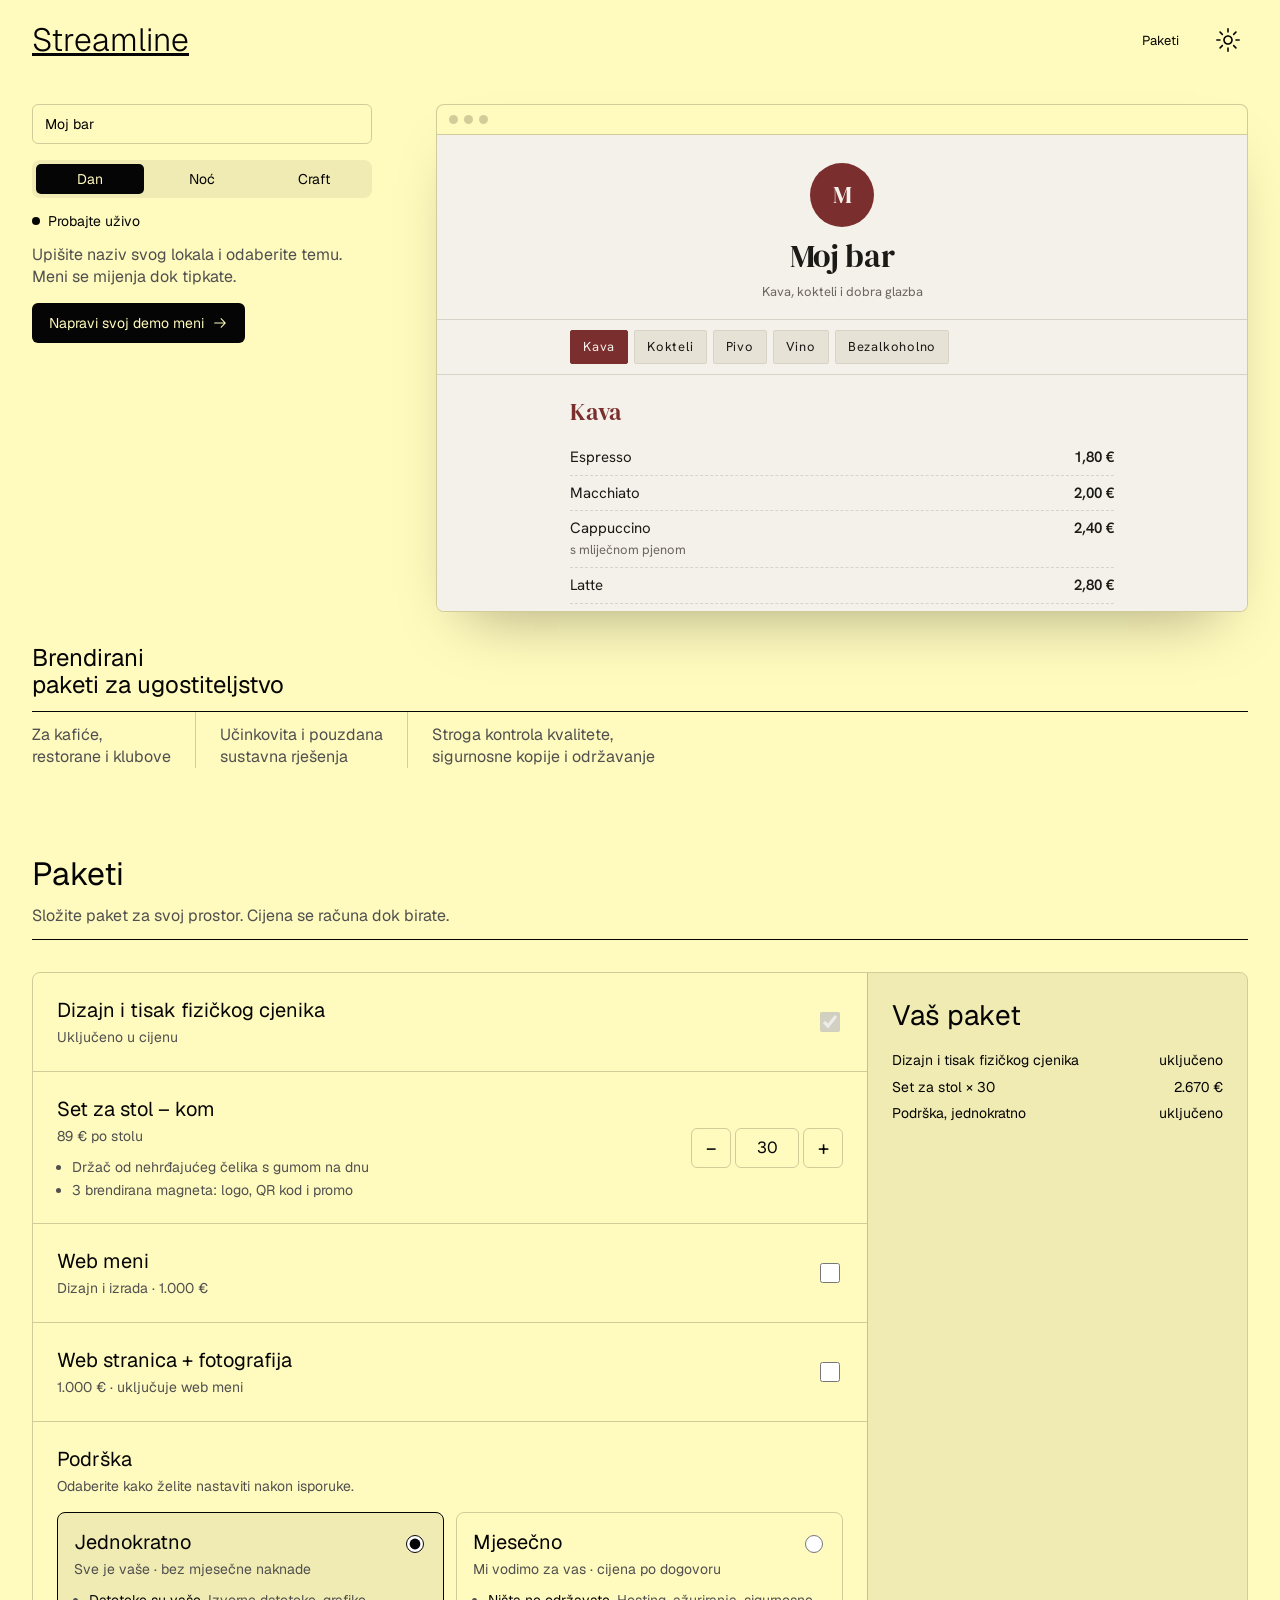
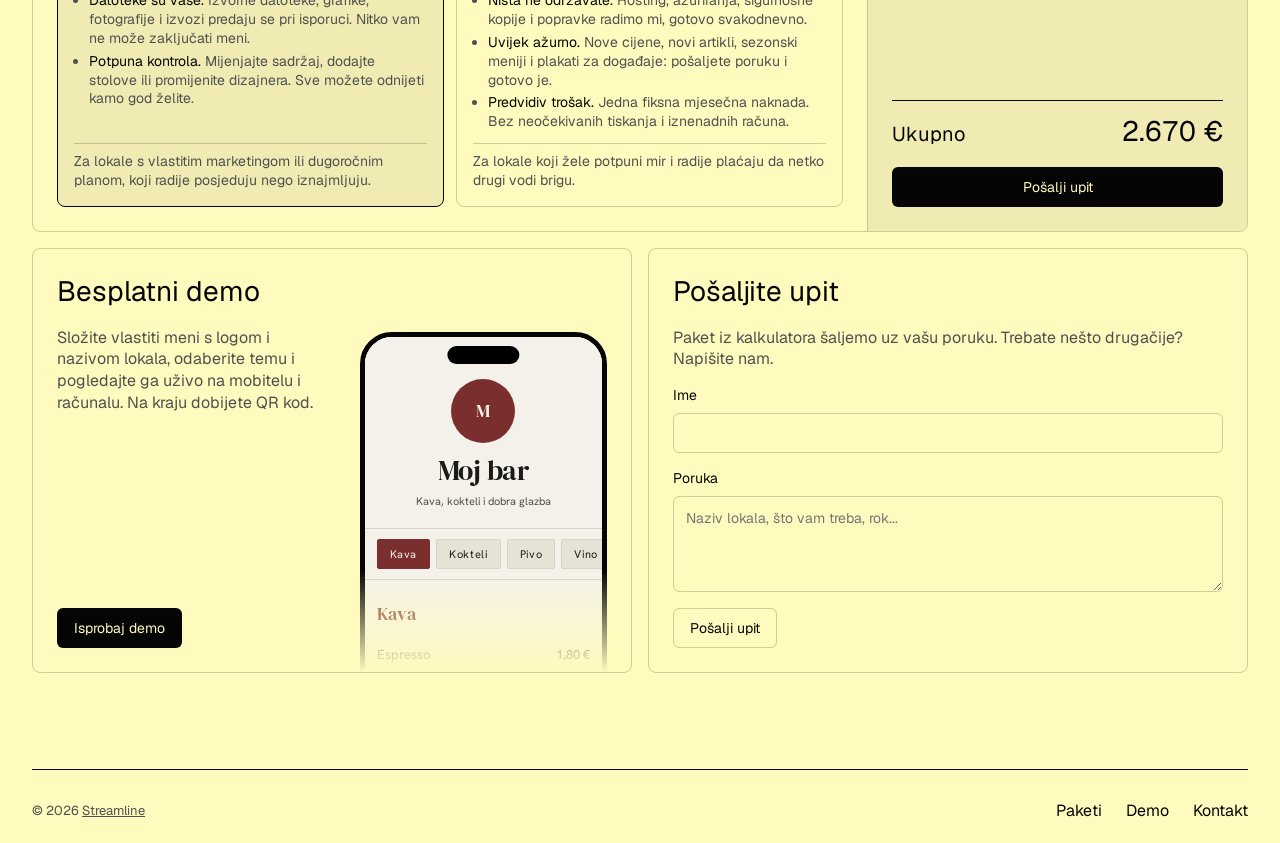
<file: index.html>
<!DOCTYPE html>
<html lang="hr">

<head>
    <meta charset="UTF-8">
    <meta name="viewport" content="width=device-width, initial-scale=1.0">
    <meta name="description" content="Brendirani paketi za ugostiteljstvo: digitalni meniji za kafiće, restorane i klubove.">
    <title>Streamline</title>

    <script>
        try {
            document.documentElement.dataset.theme = localStorage.theme ||
                (matchMedia('(prefers-color-scheme: dark)').matches ? 'dark' : 'light');
        } catch { document.documentElement.dataset.theme = 'dark'; }
    </script>

    <link rel="preload" href="fonts/geist-latin.woff2" as="font" type="font/woff2" crossorigin>
    <link rel="stylesheet" href="css/site-font.css?v=202610274">
    <!-- menu fonts, served from fonts/ (see css/fonts.css); the default theme's two are preloaded -->
    <link rel="preload" href="fonts/hanken-grotesk-latin.woff2" as="font" type="font/woff2" crossorigin>
    <link rel="preload" href="fonts/dm-serif-display-400-latin.woff2" as="font" type="font/woff2" crossorigin>
    <link rel="stylesheet" href="css/fonts.css?v=202610274">
    <link rel="stylesheet" href="css/tokens.css?v=202610274">
    <link rel="stylesheet" href="css/base.css?v=202610274">
    <link rel="stylesheet" href="css/menu.css?v=202610274">
    <link rel="stylesheet" href="css/home.css?v=202610274">
</head>

<body>

    <header class="site-header container">
        <a class="brand" href="index.html">Streamline</a>
        <div class="header-actions">
            <a class="btn btn-ghost btn-sm" href="#packages">Paketi</a>
            <button id="theme" type="button" aria-label="Promijeni temu">
                <svg class="sun" width="24" height="24" viewBox="0 0 15 15" fill="none" xmlns="http://www.w3.org/2000/svg"><path d="M7.5 0C7.77614 0 8 0.223858 8 0.5V2.5C8 2.77614 7.77614 3 7.5 3C7.22386 3 7 2.77614 7 2.5V0.5C7 0.223858 7.22386 0 7.5 0ZM2.1967 2.1967C2.39196 2.00144 2.70854 2.00144 2.90381 2.1967L4.31802 3.61091C4.51328 3.80617 4.51328 4.12276 4.31802 4.31802C4.12276 4.51328 3.80617 4.51328 3.61091 4.31802L2.1967 2.90381C2.00144 2.70854 2.00144 2.39196 2.1967 2.1967ZM0.5 7C0.223858 7 0 7.22386 0 7.5C0 7.77614 0.223858 8 0.5 8H2.5C2.77614 8 3 7.77614 3 7.5C3 7.22386 2.77614 7 2.5 7H0.5ZM2.1967 12.8033C2.00144 12.608 2.00144 12.2915 2.1967 12.0962L3.61091 10.682C3.80617 10.4867 4.12276 10.4867 4.31802 10.682C4.51328 10.8772 4.51328 11.1938 4.31802 11.3891L2.90381 12.8033C2.70854 12.9986 2.39196 12.9986 2.1967 12.8033ZM12.5 7C12.2239 7 12 7.22386 12 7.5C12 7.77614 12.2239 8 12.5 8H14.5C14.7761 8 15 7.77614 15 7.5C15 7.22386 14.7761 7 14.5 7H12.5ZM10.682 4.31802C10.4867 4.12276 10.4867 3.80617 10.682 3.61091L12.0962 2.1967C12.2915 2.00144 12.608 2.00144 12.8033 2.1967C12.9986 2.39196 12.9986 2.70854 12.8033 2.90381L11.3891 4.31802C11.1938 4.51328 10.8772 4.51328 10.682 4.31802ZM8 12.5C8 12.2239 7.77614 12 7.5 12C7.22386 12 7 12.2239 7 12.5V14.5C7 14.7761 7.22386 15 7.5 15C7.77614 15 8 14.7761 8 14.5V12.5ZM10.682 10.682C10.8772 10.4867 11.1938 10.4867 11.3891 10.682L12.8033 12.0962C12.9986 12.2915 12.9986 12.608 12.8033 12.8033C12.608 12.9986 12.2915 12.9986 12.0962 12.8033L10.682 11.3891C10.4867 11.1938 10.4867 10.8772 10.682 10.682ZM5.5 7.5C5.5 6.39543 6.39543 5.5 7.5 5.5C8.60457 5.5 9.5 6.39543 9.5 7.5C9.5 8.60457 8.60457 9.5 7.5 9.5C6.39543 9.5 5.5 8.60457 5.5 7.5ZM7.5 4.5C5.84315 4.5 4.5 5.84315 4.5 7.5C4.5 9.15685 5.84315 10.5 7.5 10.5C9.15685 10.5 10.5 9.15685 10.5 7.5C10.5 5.84315 9.15685 4.5 7.5 4.5Z" fill="currentColor" fill-rule="evenodd" clip-rule="evenodd"></path></svg>
            <svg class="moon" width="24" height="24" viewBox="0 0 15 15" fill="none" xmlns="http://www.w3.org/2000/svg"><path d="M2.89998 0.499976C2.89998 0.279062 2.72089 0.0999756 2.49998 0.0999756C2.27906 0.0999756 2.09998 0.279062 2.09998 0.499976V1.09998H1.49998C1.27906 1.09998 1.09998 1.27906 1.09998 1.49998C1.09998 1.72089 1.27906 1.89998 1.49998 1.89998H2.09998V2.49998C2.09998 2.72089 2.27906 2.89998 2.49998 2.89998C2.72089 2.89998 2.89998 2.72089 2.89998 2.49998V1.89998H3.49998C3.72089 1.89998 3.89998 1.72089 3.89998 1.49998C3.89998 1.27906 3.72089 1.09998 3.49998 1.09998H2.89998V0.499976ZM5.89998 3.49998C5.89998 3.27906 5.72089 3.09998 5.49998 3.09998C5.27906 3.09998 5.09998 3.27906 5.09998 3.49998V4.09998H4.49998C4.27906 4.09998 4.09998 4.27906 4.09998 4.49998C4.09998 4.72089 4.27906 4.89998 4.49998 4.89998H5.09998V5.49998C5.09998 5.72089 5.27906 5.89998 5.49998 5.89998C5.72089 5.89998 5.89998 5.72089 5.89998 5.49998V4.89998H6.49998C6.72089 4.89998 6.89998 4.72089 6.89998 4.49998C6.89998 4.27906 6.72089 4.09998 6.49998 4.09998H5.89998V3.49998ZM1.89998 6.49998C1.89998 6.27906 1.72089 6.09998 1.49998 6.09998C1.27906 6.09998 1.09998 6.27906 1.09998 6.49998V7.09998H0.499976C0.279062 7.09998 0.0999756 7.27906 0.0999756 7.49998C0.0999756 7.72089 0.279062 7.89998 0.499976 7.89998H1.09998V8.49998C1.09998 8.72089 1.27906 8.89997 1.49998 8.89997C1.72089 8.89997 1.89998 8.72089 1.89998 8.49998V7.89998H2.49998C2.72089 7.89998 2.89998 7.72089 2.89998 7.49998C2.89998 7.27906 2.72089 7.09998 2.49998 7.09998H1.89998V6.49998ZM8.54406 0.98184L8.24618 0.941586C8.03275 0.917676 7.90692 1.1655 8.02936 1.34194C8.17013 1.54479 8.29981 1.75592 8.41754 1.97445C8.91878 2.90485 9.20322 3.96932 9.20322 5.10022C9.20322 8.37201 6.82247 11.0878 3.69887 11.6097C3.45736 11.65 3.20988 11.6772 2.96008 11.6906C2.74563 11.702 2.62729 11.9535 2.77721 12.1072C2.84551 12.1773 2.91535 12.2458 2.98667 12.3128L3.05883 12.3795L3.31883 12.6045L3.50684 12.7532L3.62796 12.8433L3.81491 12.9742L3.99079 13.089C4.11175 13.1651 4.23536 13.2375 4.36157 13.3059L4.62496 13.4412L4.88553 13.5607L5.18837 13.6828L5.43169 13.7686C5.56564 13.8128 5.70149 13.8529 5.83857 13.8885C5.94262 13.9155 6.04767 13.9401 6.15405 13.9622C6.27993 13.9883 6.40713 14.0109 6.53544 14.0298L6.85241 14.0685L7.11934 14.0892C7.24637 14.0965 7.37436 14.1002 7.50322 14.1002C11.1483 14.1002 14.1032 11.1453 14.1032 7.50023C14.1032 7.25044 14.0893 7.00389 14.0623 6.76131L14.0255 6.48407C13.991 6.26083 13.9453 6.04129 13.8891 5.82642C13.8213 5.56709 13.7382 5.31398 13.6409 5.06881L13.5279 4.80132L13.4507 4.63542L13.3766 4.48666C13.2178 4.17773 13.0353 3.88295 12.8312 3.60423L12.6782 3.40352L12.4793 3.16432L12.3157 2.98361L12.1961 2.85951L12.0355 2.70246L11.8134 2.50184L11.4925 2.24191L11.2483 2.06498L10.9562 1.87446L10.6346 1.68894L10.3073 1.52378L10.1938 1.47176L9.95488 1.3706L9.67791 1.2669L9.42566 1.1846L9.10075 1.09489L8.83599 1.03486L8.54406 0.98184ZM10.4032 5.30023C10.4032 4.27588 10.2002 3.29829 9.83244 2.40604C11.7623 3.28995 13.1032 5.23862 13.1032 7.50023C13.1032 10.593 10.596 13.1002 7.50322 13.1002C6.63646 13.1002 5.81597 12.9036 5.08355 12.5522C6.5419 12.0941 7.81081 11.2082 8.74322 10.0416C8.87963 10.2284 9.10028 10.3497 9.34928 10.3497C9.76349 10.3497 10.0993 10.0139 10.0993 9.59971C10.0993 9.24256 9.84965 8.94373 9.51535 8.86816C9.57741 8.75165 9.63653 8.63334 9.6926 8.51332C9.88358 8.63163 10.1088 8.69993 10.35 8.69993C11.0403 8.69993 11.6 8.14028 11.6 7.44993C11.6 6.75976 11.0406 6.20024 10.3505 6.19993C10.3853 5.90487 10.4032 5.60464 10.4032 5.30023Z" fill="currentColor" fill-rule="evenodd" clip-rule="evenodd"></path></svg>
            </button>
        </div>
    </header>

    <main>

        <section id="landing" class="container">

            <div class="hero-demo">
                <div class="hero-controls">
                    <label class="field">
                        <span class="sr-only">Naziv lokala</span>
                        <input class="input" type="text" data-name-input maxlength="32" placeholder="Naziv lokala">
                    </label>

                    <div class="segmented" data-theme-group role="radiogroup" aria-label="Tema menija"></div>

                    <p class="eyebrow"><span class="dot"></span> Probajte uživo</p>
                    <p class="hero-lead">Upišite naziv svog lokala i odaberite temu. Meni se mijenja dok tipkate.</p>

                    <a class="btn btn-primary" data-open-builder href="demo.html">
                        Napravi svoj demo meni
                        <svg width="16" height="16" viewBox="0 0 15 15" fill="none" aria-hidden="true"><path d="M8.15 3.15a.5.5 0 0 1 .7 0l4 4a.5.5 0 0 1 0 .7l-4 4a.5.5 0 0 1-.7-.7L11.29 8H2.5a.5.5 0 0 1 0-1h8.79L8.15 3.85a.5.5 0 0 1 0-.7Z" fill="currentColor"/></svg>
                    </a>
                </div>

                <div class="hero-stage" aria-label="Pregled menija">
                    <div class="device laptop">
                        <div class="laptop-bar"><i></i><i></i><i></i></div>
                        <div class="screen" data-menu></div>
                    </div>
                    <div class="device phone">
                        <div class="screen" data-menu></div>
                    </div>
                </div>
            </div>

            <div id="hero">
                <div id="hero-title">
                    <h3>Brendirani <br> paketi za ugostiteljstvo</h3>
                </div>

                <div id="list">
                    <div>Za kafiće, <br> restorane i klubove</div>
                    <div>Učinkovita i pouzdana <br> sustavna rješenja</div>
                    <div>Stroga kontrola kvalitete, <br> sigurnosne kopije i održavanje</div>
                </div>
            </div>

        </section>

        <section id="packages" class="container">
            <div class="section-head">
                <h3>Paketi</h3>
                <p>Složite paket za svoj prostor. Cijena se računa dok birate.</p>
            </div>

            <form class="calc" id="calc">
                <div class="calc-options">
                    <label class="calc-row">
                        <span class="calc-text">
                            <span class="calc-title">Dizajn i tisak fizičkog cjenika</span>
                            <span class="calc-price">Uključeno u cijenu</span>
                        </span>
                        <input class="calc-check" type="checkbox" checked disabled aria-label="Dizajn i tisak fizičkog cjenika, uključeno u cijenu">
                    </label>

                    <div class="calc-row">
                        <div class="calc-text">
                            <label class="calc-title" for="calc-sets">Set za stol – kom</label>
                            <p class="calc-price"><span data-price-of="set"></span> po stolu</p>
                            <ul class="calc-includes">
                                <li>Držač od nehrđajućeg čelika s gumom na dnu</li>
                                <li>3 brendirana magneta: logo, QR kod i promo</li>
                            </ul>
                        </div>
                        <div class="stepper">
                            <button type="button" class="btn btn-outline btn-icon" data-step="-1" aria-label="Manje">−</button>
                            <input class="input" type="number" id="calc-sets" name="sets" value="30" min="0" max="999" inputmode="numeric">
                            <button type="button" class="btn btn-outline btn-icon" data-step="1" aria-label="Više">+</button>
                        </div>
                    </div>

                    <label class="calc-row">
                        <span class="calc-text">
                            <span class="calc-title">Web meni</span>
                            <span class="calc-price">Dizajn i izrada · <span data-price-of="web"></span></span>
                        </span>
                        <input class="calc-check" type="checkbox" name="web">
                    </label>

                    <label class="calc-row">
                        <span class="calc-text">
                            <span class="calc-title">Web stranica + fotografija</span>
                            <span class="calc-price"><span data-price-of="site"></span> · uključuje web meni</span>
                        </span>
                        <input class="calc-check" type="checkbox" name="site">
                    </label>

                    <div class="calc-row calc-plan-row">
                        <div class="calc-text">
                            <span class="calc-title">Podrška</span>
                            <span class="calc-price">Odaberite kako želite nastaviti nakon isporuke.</span>
                        </div>
                        <div class="plans" role="radiogroup" aria-label="Podrška">
                            <label class="plan">
                                <span class="plan-head">
                                    <span class="plan-name">Jednokratno</span>
                                    <input type="radio" name="plan" value="once" checked>
                                </span>
                                <span class="plan-tag">Sve je vaše · bez mjesečne naknade</span>
                                <ul>
                                    <li><b>Datoteke su vaše.</b> Izvorne datoteke, grafike, fotografije i izvozi predaju se pri isporuci. Nitko vam ne može zaključati meni.</li>
                                    <li><b>Potpuna kontrola.</b> Mijenjajte sadržaj, dodajte stolove ili promijenite dizajnera. Sve možete odnijeti kamo god želite.</li>
                                </ul>
                                <span class="plan-fit">Za lokale s vlastitim marketingom ili dugoročnim planom, koji radije posjeduju nego iznajmljuju.</span>
                            </label>

                            <label class="plan">
                                <span class="plan-head">
                                    <span class="plan-name">Mjesečno</span>
                                    <input type="radio" name="plan" value="monthly">
                                </span>
                                <span class="plan-tag">Mi vodimo za vas · cijena po dogovoru</span>
                                <ul>
                                    <li><b>Ništa ne održavate.</b> Hosting, ažuriranja, sigurnosne kopije i popravke radimo mi, gotovo svakodnevno.</li>
                                    <li><b>Uvijek ažurno.</b> Nove cijene, novi artikli, sezonski meniji i plakati za događaje: pošaljete poruku i gotovo je.</li>
                                    <li><b>Predvidiv trošak.</b> Jedna fiksna mjesečna naknada. Bez neočekivanih tiskanja i iznenadnih računa.</li>
                                </ul>
                                <span class="plan-fit">Za lokale koji žele potpuni mir i radije plaćaju da netko drugi vodi brigu.</span>
                            </label>
                        </div>
                    </div>
                </div>

                <div class="calc-summary" aria-live="polite">
                    <h4>Vaš paket</h4>
                    <ul class="calc-lines"></ul>
                    <p class="calc-total"><span>Ukupno</span> <output name="total"></output></p>
                    <a class="btn btn-primary" href="#inquiry" data-to-inquiry>Pošalji upit</a>
                </div>
            </form>

            <div class="split">
                <div class="split-item free-demo">
                    <div class="free-demo-text">
                        <h4>Besplatni demo</h4>
                        <p>Složite vlastiti meni s logom i nazivom lokala, odaberite temu i pogledajte ga uživo na mobitelu i računalu. Na kraju dobijete QR kod.</p>
                        <a class="btn btn-primary" data-open-builder href="demo.html">Isprobaj demo</a>
                    </div>

                    <div class="free-demo-stage">
                        <div class="device phone">
                            <div class="screen" data-menu="light"></div>
                        </div>
                    </div>
                </div>

                <form class="split-item" id="inquiry">
                    <h4>Pošaljite upit</h4>
                    <p>Paket iz kalkulatora šaljemo uz vašu poruku. Trebate nešto drugačije? Napišite nam.</p>

                    <label class="field">
                        <span>Ime</span>
                        <input class="input" type="text" name="name" required>
                    </label>
                    <label class="field">
                        <span>Poruka</span>
                        <textarea class="input" name="message" rows="3" placeholder="Naziv lokala, što vam treba, rok..."></textarea>
                    </label>
                    <button class="btn btn-outline" type="submit">Pošalji upit</button>
                </form>
            </div>
        </section>

    </main>

    <footer class="site-footer container">
        <div class="footer-inner">
            <p class="footer-copy">© <span id="year"></span> <span class="brand-word">Streamline</span></p>
            <nav>
                <a href="#packages">Paketi</a>
                <a href="demo.html">Demo</a>
                <a href="#inquiry">Kontakt</a>
            </nav>
        </div>
    </footer>

    <script src="js/theme.js?v=202610274"></script>
    <script src="js/default-menu.js?v=202610274"></script>
    <script src="js/menu.js?v=202610274"></script>
    <script src="js/home.js?v=202610274"></script>
</body>

</html>
</file>
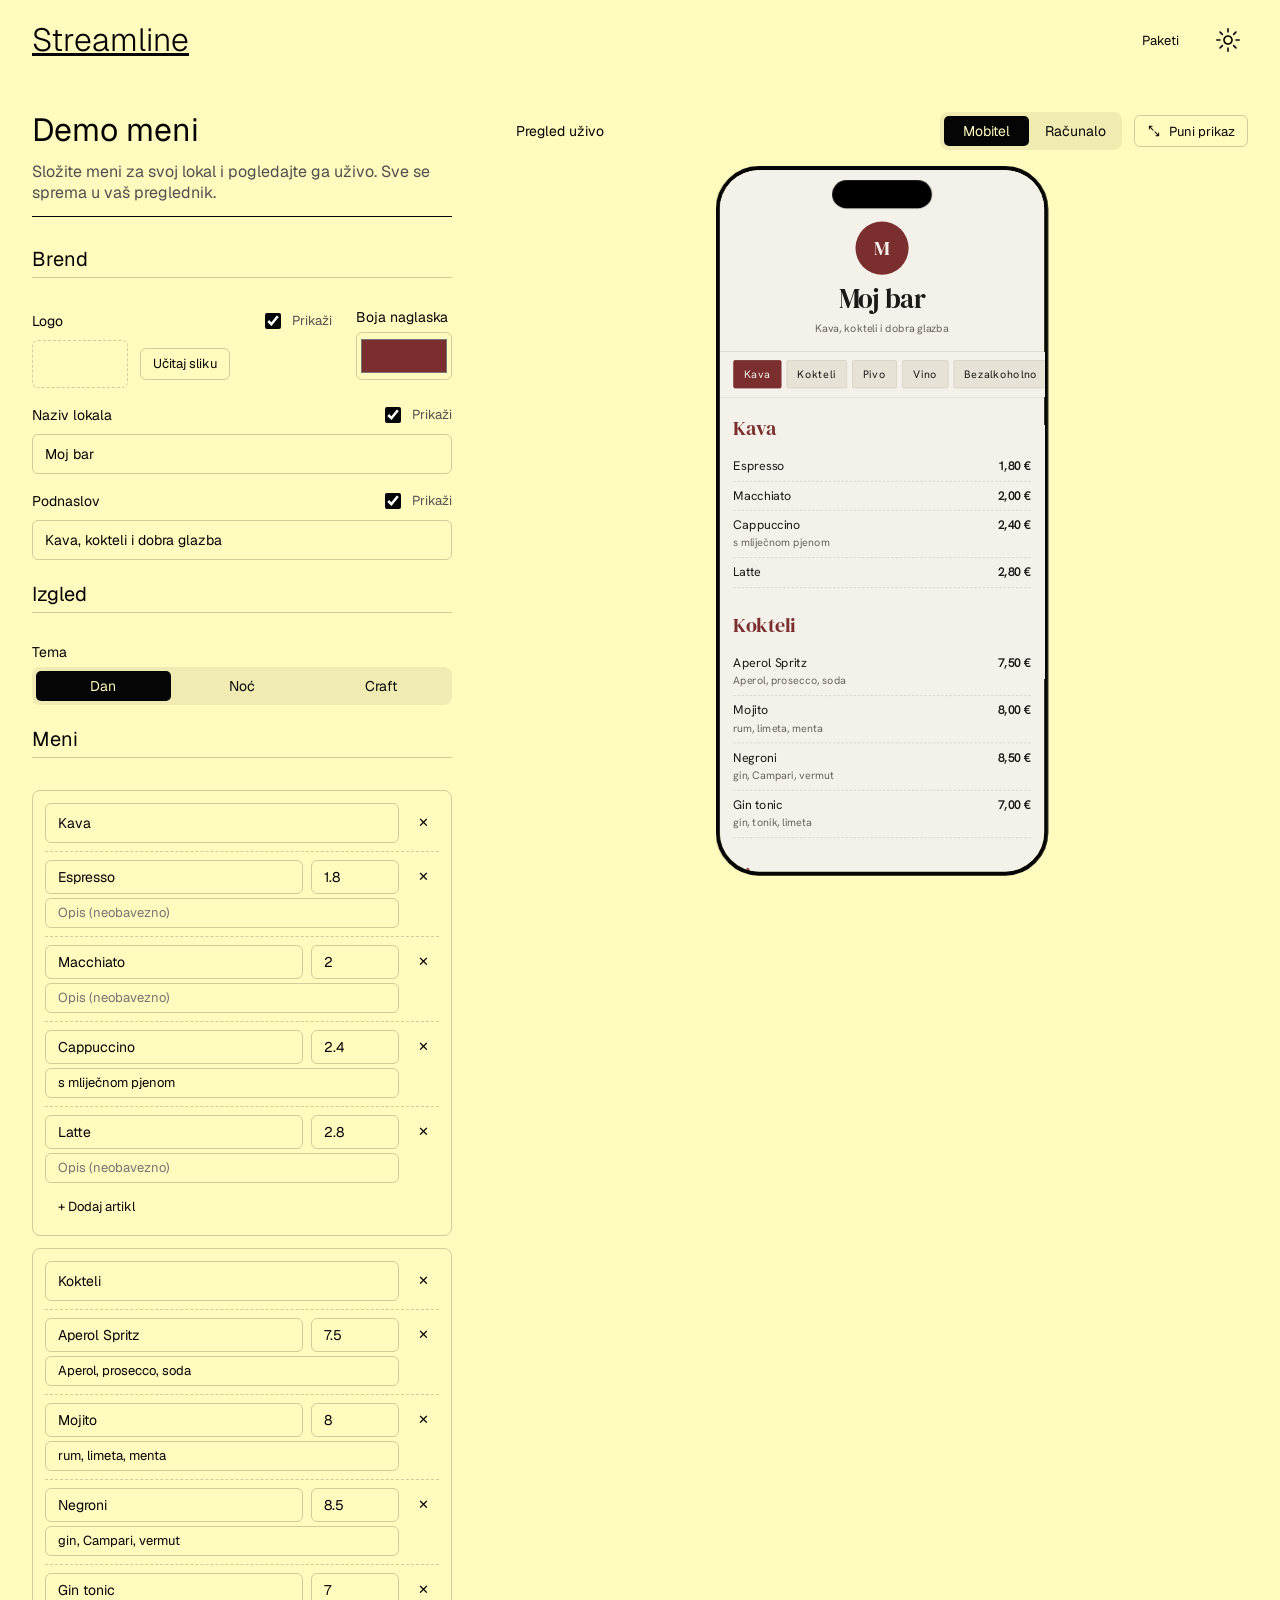
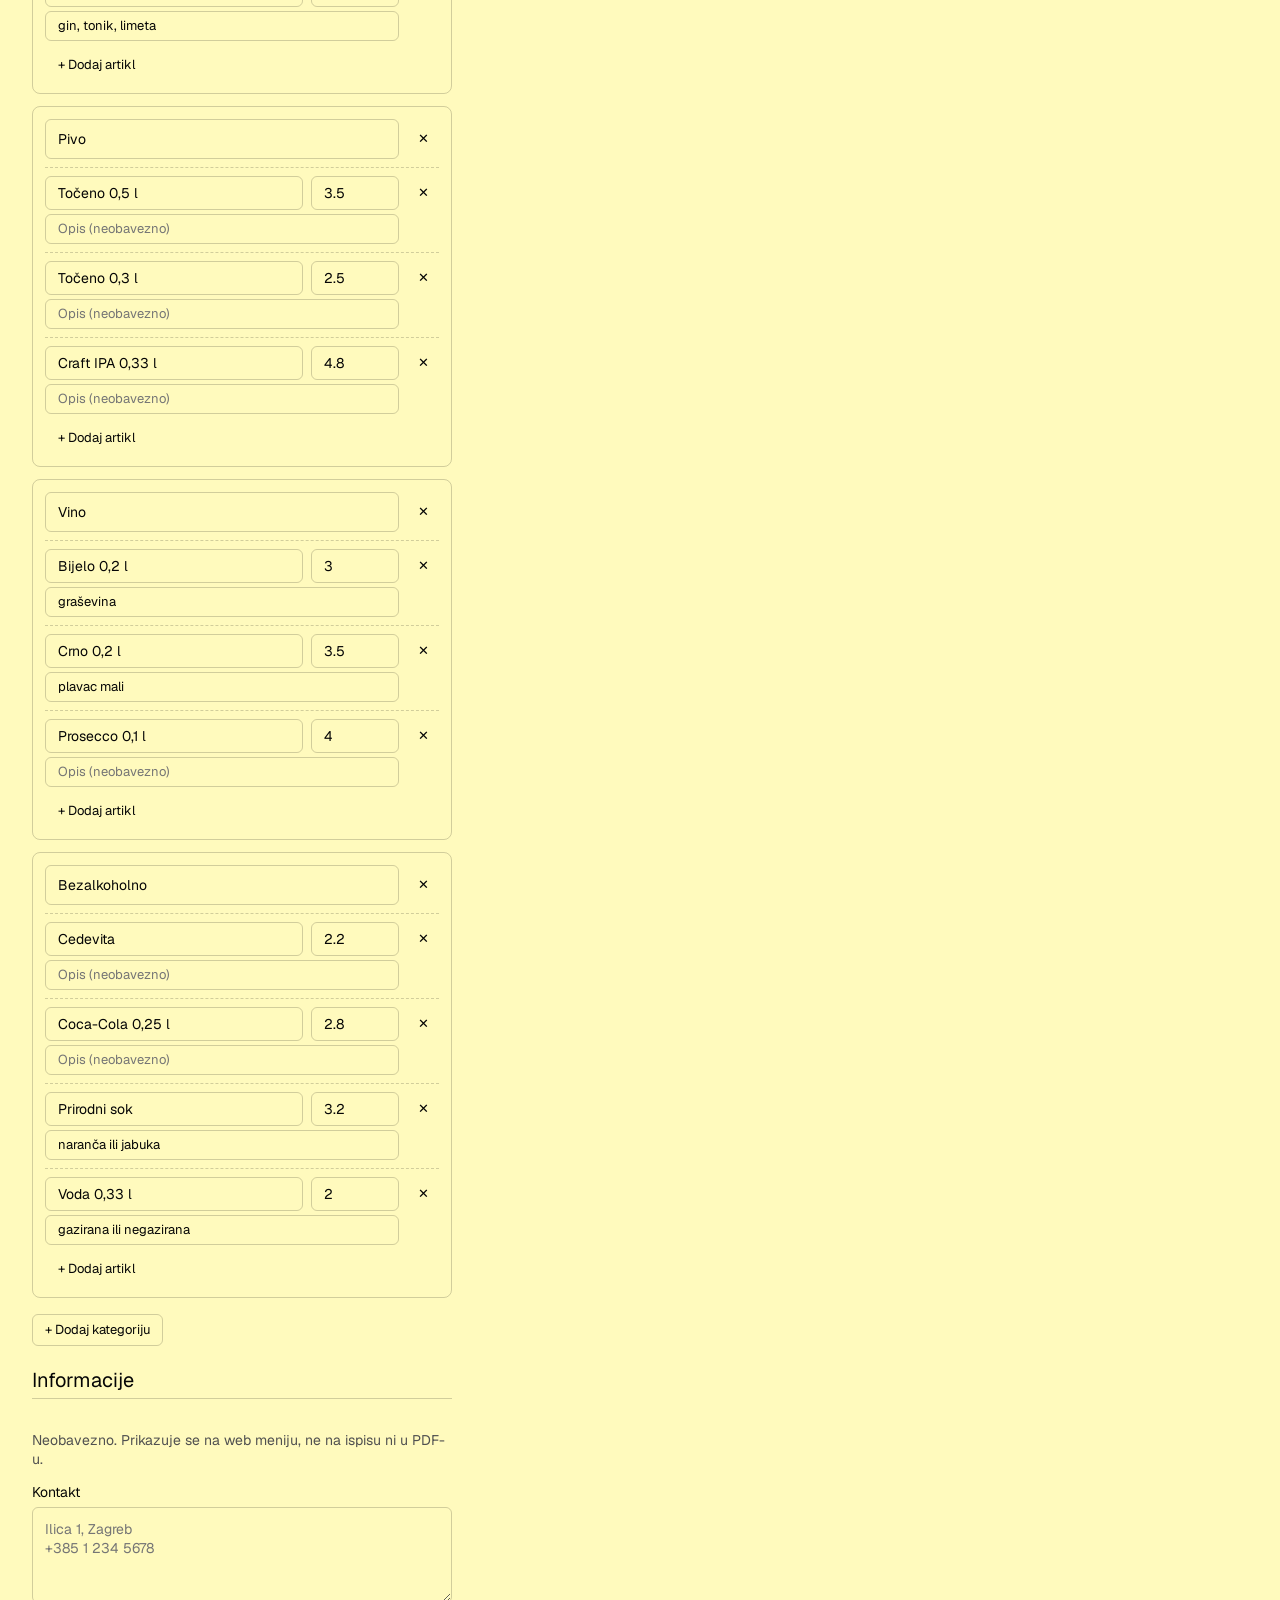
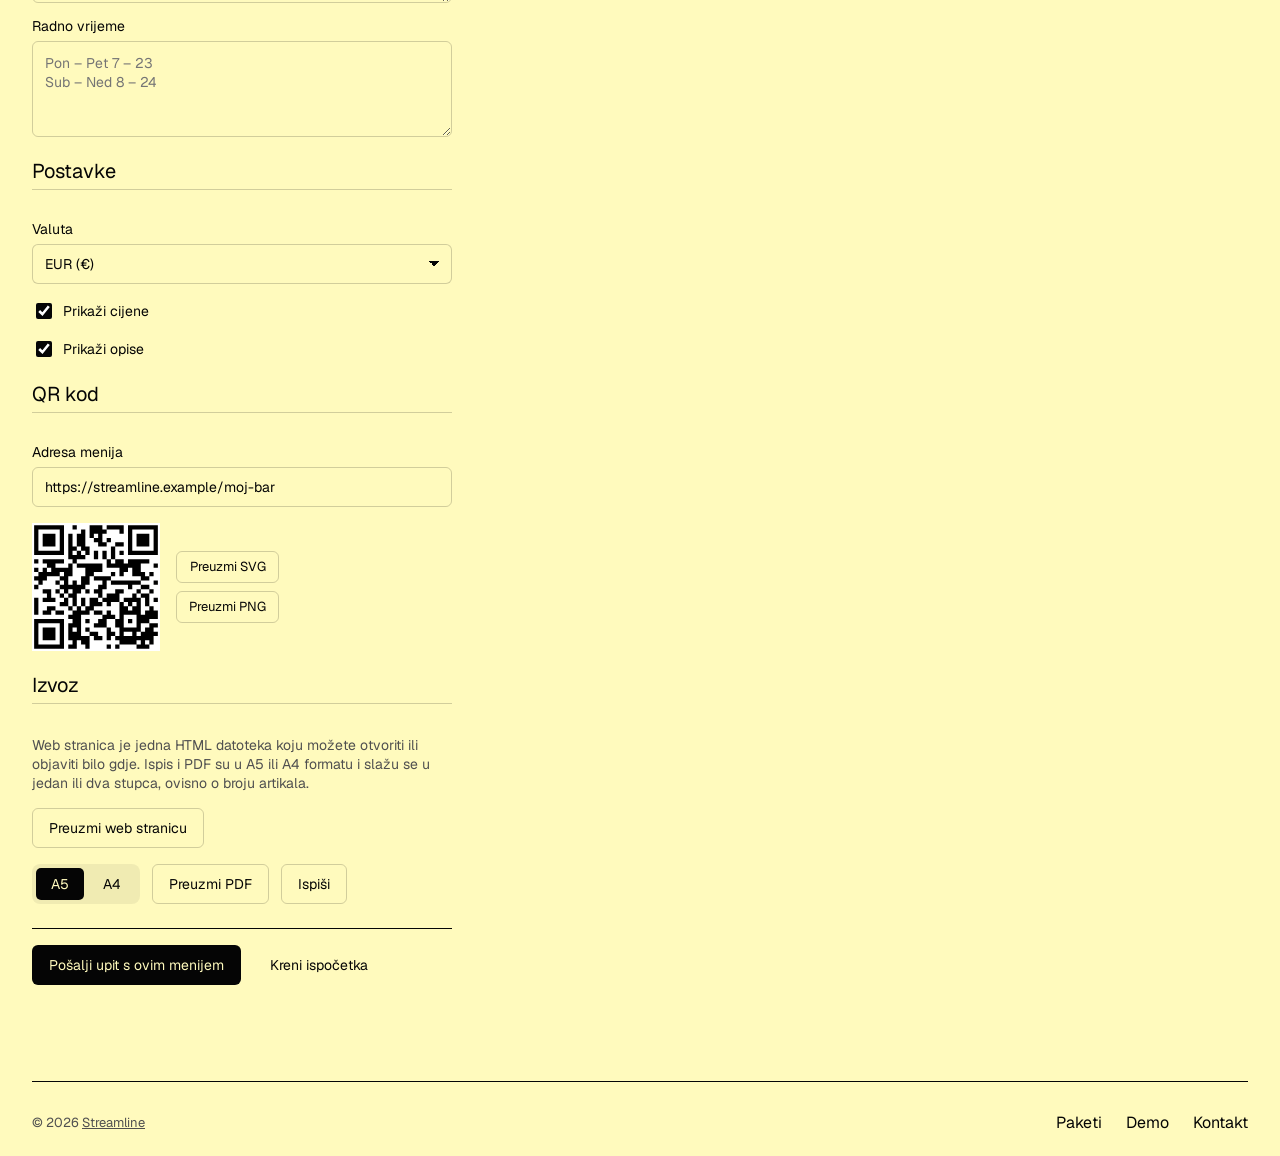
<file: demo.html>
<!DOCTYPE html>
<html lang="hr">

<head>
    <meta charset="UTF-8">
    <meta name="viewport" content="width=device-width, initial-scale=1.0">
    <meta name="description" content="Napravite besplatni demo digitalnog menija za svoj lokal.">
    <title>Demo meni | Streamline</title>

    <script>
        try {
            document.documentElement.dataset.theme = localStorage.theme ||
                (matchMedia('(prefers-color-scheme: dark)').matches ? 'dark' : 'light');
        } catch { document.documentElement.dataset.theme = 'dark'; }
    </script>

    <link rel="preload" href="fonts/geist-latin.woff2" as="font" type="font/woff2" crossorigin>
    <link rel="stylesheet" href="css/site-font.css?v=202610274">
    <!-- menu fonts, served from fonts/ (see css/fonts.css); the default theme's two are preloaded -->
    <link rel="preload" href="fonts/hanken-grotesk-latin.woff2" as="font" type="font/woff2" crossorigin>
    <link rel="preload" href="fonts/dm-serif-display-400-latin.woff2" as="font" type="font/woff2" crossorigin>
    <link rel="stylesheet" href="css/fonts.css?v=202610274">
    <link rel="stylesheet" href="css/tokens.css?v=202610274">
    <link rel="stylesheet" href="css/base.css?v=202610274">
    <link rel="stylesheet" href="css/menu.css?v=202610274">
    <link rel="stylesheet" href="css/demo.css?v=202610274">
</head>

<body>

    <header class="site-header container">
        <a class="brand" href="index.html">Streamline</a>
        <div class="header-actions">
            <a class="btn btn-ghost btn-sm" href="index.html#packages">Paketi</a>
            <button id="theme" type="button" aria-label="Promijeni temu">
                <svg class="sun" width="24" height="24" viewBox="0 0 15 15" fill="none" xmlns="http://www.w3.org/2000/svg"><path d="M7.5 0C7.77614 0 8 0.223858 8 0.5V2.5C8 2.77614 7.77614 3 7.5 3C7.22386 3 7 2.77614 7 2.5V0.5C7 0.223858 7.22386 0 7.5 0ZM2.1967 2.1967C2.39196 2.00144 2.70854 2.00144 2.90381 2.1967L4.31802 3.61091C4.51328 3.80617 4.51328 4.12276 4.31802 4.31802C4.12276 4.51328 3.80617 4.51328 3.61091 4.31802L2.1967 2.90381C2.00144 2.70854 2.00144 2.39196 2.1967 2.1967ZM0.5 7C0.223858 7 0 7.22386 0 7.5C0 7.77614 0.223858 8 0.5 8H2.5C2.77614 8 3 7.77614 3 7.5C3 7.22386 2.77614 7 2.5 7H0.5ZM2.1967 12.8033C2.00144 12.608 2.00144 12.2915 2.1967 12.0962L3.61091 10.682C3.80617 10.4867 4.12276 10.4867 4.31802 10.682C4.51328 10.8772 4.51328 11.1938 4.31802 11.3891L2.90381 12.8033C2.70854 12.9986 2.39196 12.9986 2.1967 12.8033ZM12.5 7C12.2239 7 12 7.22386 12 7.5C12 7.77614 12.2239 8 12.5 8H14.5C14.7761 8 15 7.77614 15 7.5C15 7.22386 14.7761 7 14.5 7H12.5ZM10.682 4.31802C10.4867 4.12276 10.4867 3.80617 10.682 3.61091L12.0962 2.1967C12.2915 2.00144 12.608 2.00144 12.8033 2.1967C12.9986 2.39196 12.9986 2.70854 12.8033 2.90381L11.3891 4.31802C11.1938 4.51328 10.8772 4.51328 10.682 4.31802ZM8 12.5C8 12.2239 7.77614 12 7.5 12C7.22386 12 7 12.2239 7 12.5V14.5C7 14.7761 7.22386 15 7.5 15C7.77614 15 8 14.7761 8 14.5V12.5ZM10.682 10.682C10.8772 10.4867 11.1938 10.4867 11.3891 10.682L12.8033 12.0962C12.9986 12.2915 12.9986 12.608 12.8033 12.8033C12.608 12.9986 12.2915 12.9986 12.0962 12.8033L10.682 11.3891C10.4867 11.1938 10.4867 10.8772 10.682 10.682ZM5.5 7.5C5.5 6.39543 6.39543 5.5 7.5 5.5C8.60457 5.5 9.5 6.39543 9.5 7.5C9.5 8.60457 8.60457 9.5 7.5 9.5C6.39543 9.5 5.5 8.60457 5.5 7.5ZM7.5 4.5C5.84315 4.5 4.5 5.84315 4.5 7.5C4.5 9.15685 5.84315 10.5 7.5 10.5C9.15685 10.5 10.5 9.15685 10.5 7.5C10.5 5.84315 9.15685 4.5 7.5 4.5Z" fill="currentColor" fill-rule="evenodd" clip-rule="evenodd"></path></svg>
            <svg class="moon" width="24" height="24" viewBox="0 0 15 15" fill="none" xmlns="http://www.w3.org/2000/svg"><path d="M2.89998 0.499976C2.89998 0.279062 2.72089 0.0999756 2.49998 0.0999756C2.27906 0.0999756 2.09998 0.279062 2.09998 0.499976V1.09998H1.49998C1.27906 1.09998 1.09998 1.27906 1.09998 1.49998C1.09998 1.72089 1.27906 1.89998 1.49998 1.89998H2.09998V2.49998C2.09998 2.72089 2.27906 2.89998 2.49998 2.89998C2.72089 2.89998 2.89998 2.72089 2.89998 2.49998V1.89998H3.49998C3.72089 1.89998 3.89998 1.72089 3.89998 1.49998C3.89998 1.27906 3.72089 1.09998 3.49998 1.09998H2.89998V0.499976ZM5.89998 3.49998C5.89998 3.27906 5.72089 3.09998 5.49998 3.09998C5.27906 3.09998 5.09998 3.27906 5.09998 3.49998V4.09998H4.49998C4.27906 4.09998 4.09998 4.27906 4.09998 4.49998C4.09998 4.72089 4.27906 4.89998 4.49998 4.89998H5.09998V5.49998C5.09998 5.72089 5.27906 5.89998 5.49998 5.89998C5.72089 5.89998 5.89998 5.72089 5.89998 5.49998V4.89998H6.49998C6.72089 4.89998 6.89998 4.72089 6.89998 4.49998C6.89998 4.27906 6.72089 4.09998 6.49998 4.09998H5.89998V3.49998ZM1.89998 6.49998C1.89998 6.27906 1.72089 6.09998 1.49998 6.09998C1.27906 6.09998 1.09998 6.27906 1.09998 6.49998V7.09998H0.499976C0.279062 7.09998 0.0999756 7.27906 0.0999756 7.49998C0.0999756 7.72089 0.279062 7.89998 0.499976 7.89998H1.09998V8.49998C1.09998 8.72089 1.27906 8.89997 1.49998 8.89997C1.72089 8.89997 1.89998 8.72089 1.89998 8.49998V7.89998H2.49998C2.72089 7.89998 2.89998 7.72089 2.89998 7.49998C2.89998 7.27906 2.72089 7.09998 2.49998 7.09998H1.89998V6.49998ZM8.54406 0.98184L8.24618 0.941586C8.03275 0.917676 7.90692 1.1655 8.02936 1.34194C8.17013 1.54479 8.29981 1.75592 8.41754 1.97445C8.91878 2.90485 9.20322 3.96932 9.20322 5.10022C9.20322 8.37201 6.82247 11.0878 3.69887 11.6097C3.45736 11.65 3.20988 11.6772 2.96008 11.6906C2.74563 11.702 2.62729 11.9535 2.77721 12.1072C2.84551 12.1773 2.91535 12.2458 2.98667 12.3128L3.05883 12.3795L3.31883 12.6045L3.50684 12.7532L3.62796 12.8433L3.81491 12.9742L3.99079 13.089C4.11175 13.1651 4.23536 13.2375 4.36157 13.3059L4.62496 13.4412L4.88553 13.5607L5.18837 13.6828L5.43169 13.7686C5.56564 13.8128 5.70149 13.8529 5.83857 13.8885C5.94262 13.9155 6.04767 13.9401 6.15405 13.9622C6.27993 13.9883 6.40713 14.0109 6.53544 14.0298L6.85241 14.0685L7.11934 14.0892C7.24637 14.0965 7.37436 14.1002 7.50322 14.1002C11.1483 14.1002 14.1032 11.1453 14.1032 7.50023C14.1032 7.25044 14.0893 7.00389 14.0623 6.76131L14.0255 6.48407C13.991 6.26083 13.9453 6.04129 13.8891 5.82642C13.8213 5.56709 13.7382 5.31398 13.6409 5.06881L13.5279 4.80132L13.4507 4.63542L13.3766 4.48666C13.2178 4.17773 13.0353 3.88295 12.8312 3.60423L12.6782 3.40352L12.4793 3.16432L12.3157 2.98361L12.1961 2.85951L12.0355 2.70246L11.8134 2.50184L11.4925 2.24191L11.2483 2.06498L10.9562 1.87446L10.6346 1.68894L10.3073 1.52378L10.1938 1.47176L9.95488 1.3706L9.67791 1.2669L9.42566 1.1846L9.10075 1.09489L8.83599 1.03486L8.54406 0.98184ZM10.4032 5.30023C10.4032 4.27588 10.2002 3.29829 9.83244 2.40604C11.7623 3.28995 13.1032 5.23862 13.1032 7.50023C13.1032 10.593 10.596 13.1002 7.50322 13.1002C6.63646 13.1002 5.81597 12.9036 5.08355 12.5522C6.5419 12.0941 7.81081 11.2082 8.74322 10.0416C8.87963 10.2284 9.10028 10.3497 9.34928 10.3497C9.76349 10.3497 10.0993 10.0139 10.0993 9.59971C10.0993 9.24256 9.84965 8.94373 9.51535 8.86816C9.57741 8.75165 9.63653 8.63334 9.6926 8.51332C9.88358 8.63163 10.1088 8.69993 10.35 8.69993C11.0403 8.69993 11.6 8.14028 11.6 7.44993C11.6 6.75976 11.0406 6.20024 10.3505 6.19993C10.3853 5.90487 10.4032 5.60464 10.4032 5.30023Z" fill="currentColor" fill-rule="evenodd" clip-rule="evenodd"></path></svg>
            </button>
        </div>
    </header>

    <main id="builder" class="container">

        <form id="settings" autocomplete="off">
            <div class="section-head">
                <h3>Demo meni</h3>
                <p>Složite meni za svoj lokal i pogledajte ga uživo. Sve se sprema u vaš preglednik.</p>
            </div>

            <!-- brand -->
            <fieldset class="panel">
                <legend class="panel-title">Brend</legend>

                <div class="brand-row">
                    <div class="field">
                        <div class="field-head">
                            <span class="field-label">Logo</span>
                            <label class="check check-sm"><input type="checkbox" name="showLogo" checked> Prikaži</label>
                        </div>
                        <div class="logo-row">
                            <div class="logo-preview" id="logo-preview"></div>
                            <label class="btn btn-outline btn-sm">
                                Učitaj sliku
                                <input type="file" id="logo" accept="image/*" class="sr-only">
                            </label>
                            <button type="button" class="btn btn-ghost btn-sm" id="logo-remove">Ukloni</button>
                        </div>
                    </div>

                    <div class="field">
                        <div class="field-head">
                            <span class="field-label">Boja naglaska</span>
                        </div>
                        <input type="color" name="accent" id="accent" aria-label="Boja naglaska">
                    </div>
                </div>

                <div class="field">
                    <div class="field-head">
                        <label class="field-label" for="f-name">Naziv lokala</label>
                        <label class="check check-sm"><input type="checkbox" name="showName" checked> Prikaži</label>
                    </div>
                    <input class="input" type="text" id="f-name" name="name" maxlength="40" placeholder="Neobavezno">
                </div>

                <div class="field">
                    <div class="field-head">
                        <label class="field-label" for="f-tagline">Podnaslov</label>
                        <label class="check check-sm"><input type="checkbox" name="showTagline" checked> Prikaži</label>
                    </div>
                    <input class="input" type="text" id="f-tagline" name="tagline" maxlength="80" placeholder="Neobavezno">
                </div>
            </fieldset>

            <!-- look -->
            <fieldset class="panel">
                <legend class="panel-title">Izgled</legend>

                <div class="field">
                    <span>Tema</span>
                    <div class="segmented" id="themes" role="radiogroup" aria-label="Tema menija"></div>
                </div>

            </fieldset>

            <!-- menu items -->
            <fieldset class="panel">
                <legend class="panel-title">Meni</legend>
                <div id="cats"></div>
                <button type="button" class="btn btn-outline btn-sm" data-action="add-cat">+ Dodaj kategoriju</button>
            </fieldset>

            <!-- contact + hours: website only -->
            <fieldset class="panel">
                <legend class="panel-title">Informacije</legend>
                <p class="panel-note">Neobavezno. Prikazuje se na web meniju, ne na ispisu ni u PDF-u.</p>

                <label class="field">
                    <span>Kontakt</span>
                    <textarea class="input" name="contact" rows="3" placeholder="Ilica 1, Zagreb&#10;+385 1 234 5678"></textarea>
                </label>

                <label class="field">
                    <span>Radno vrijeme</span>
                    <textarea class="input" name="hours" rows="3" placeholder="Pon – Pet 7 – 23&#10;Sub – Ned 8 – 24"></textarea>
                </label>
            </fieldset>

            <!-- settings -->
            <fieldset class="panel">
                <legend class="panel-title">Postavke</legend>

                <label class="field">
                    <span>Valuta</span>
                    <select class="input" name="currency">
                        <option value="€">EUR (€)</option>
                        <option value="KM">BAM (KM)</option>
                        <option value="RSD">RSD</option>
                    </select>
                </label>

                <label class="check"><input type="checkbox" name="showPrices" checked> Prikaži cijene</label>
                <label class="check"><input type="checkbox" name="showDesc" checked> Prikaži opise</label>
            </fieldset>

            <!-- qr -->
            <fieldset class="panel">
                <legend class="panel-title">QR kod</legend>

                <label class="field">
                    <span>Adresa menija</span>
                    <input class="input" type="url" name="url">
                </label>

                <div class="qr">
                    <div class="qr-code" id="qr-code" aria-label="QR kod"></div>
                    <div class="qr-actions">
                        <button type="button" class="btn btn-outline btn-sm" id="qr-svg">Preuzmi SVG</button>
                        <button type="button" class="btn btn-outline btn-sm" id="qr-png">Preuzmi PNG</button>
                    </div>
                </div>
            </fieldset>

            <!-- export -->
            <fieldset class="panel">
                <legend class="panel-title">Izvoz</legend>
                <p class="panel-note">Web stranica je jedna HTML datoteka koju možete otvoriti ili objaviti bilo gdje. Ispis i PDF su u A5 ili A4 formatu i slažu se u jedan ili dva stupca, ovisno o broju artikala.</p>
                <div class="export-row">
                    <button type="button" class="btn btn-outline" id="export-web">Preuzmi web stranicu</button>
                </div>
                <div class="export-row">
                    <div class="segmented segmented-sm" role="radiogroup" aria-label="Format papira">
                        <label><input type="radio" name="paper" value="a5" checked> A5</label>
                        <label><input type="radio" name="paper" value="a4"> A4</label>
                    </div>
                    <button type="button" class="btn btn-outline" id="export-pdf">Preuzmi PDF</button>
                    <button type="button" class="btn btn-outline" id="export-print">Ispiši</button>
                </div>
            </fieldset>

            <div class="form-actions">
                <button type="button" class="btn btn-primary" id="send">Pošalji upit s ovim menijem</button>
                <button type="button" class="btn btn-ghost" id="reset">Kreni ispočetka</button>
            </div>
        </form>

        <section id="preview" aria-label="Pregled">
            <div class="preview-toolbar">
                <span class="eyebrow">Pregled uživo</span>
                <div class="preview-actions">
                    <div class="segmented" id="view" role="radiogroup" aria-label="Uređaj">
                        <label><input type="radio" name="view" value="phone" checked> Mobitel</label>
                        <label><input type="radio" name="view" value="laptop"> Računalo</label>
                    </div>
                    <button type="button" class="btn btn-outline btn-sm" data-fullview><svg width="14" height="14" viewBox="0 0 15 15" fill="none" aria-hidden="true"><path d="M2 2.5a.5.5 0 0 1 .5-.5h3a.5.5 0 0 1 0 1H3.7l3.15 3.15a.5.5 0 1 1-.7.7L3 3.7v1.8a.5.5 0 0 1-1 0v-3Zm11 10a.5.5 0 0 1-.5.5h-3a.5.5 0 0 1 0-1h1.8L8.15 8.85a.5.5 0 1 1 .7-.7L12 11.3V9.5a.5.5 0 0 1 1 0v3Z" fill="currentColor"/></svg> Puni prikaz</button>
                </div>
            </div>

            <!-- desktop: real 390×844 phone (scaled to fit) or a laptop frame -->
            <div class="devices" data-view="phone">
                <div class="phone-fit">
                    <div class="device phone phone-true">
                        <div class="screen" data-menu></div>
                    </div>
                </div>
                <div class="device laptop">
                    <div class="laptop-bar"><i></i><i></i><i></i></div>
                    <div class="screen" data-menu></div>
                </div>
            </div>

            <!-- mobile: the menu itself, cropped at the bottom -->
            <div class="menu-card">
                <div class="screen" data-menu></div>
                <button type="button" class="btn btn-primary btn-sm" data-fullview><svg width="14" height="14" viewBox="0 0 15 15" fill="none" aria-hidden="true"><path d="M2 2.5a.5.5 0 0 1 .5-.5h3a.5.5 0 0 1 0 1H3.7l3.15 3.15a.5.5 0 1 1-.7.7L3 3.7v1.8a.5.5 0 0 1-1 0v-3Zm11 10a.5.5 0 0 1-.5.5h-3a.5.5 0 0 1 0-1h1.8L8.15 8.85a.5.5 0 1 1 .7-.7L12 11.3V9.5a.5.5 0 0 1 1 0v3Z" fill="currentColor"/></svg> Puni prikaz</button>
            </div>
        </section>

        <dialog id="fullview" aria-label="Puni prikaz menija">
            <div class="fullview-bar">
                <span class="eyebrow">Puni prikaz</span>
                <button type="button" class="btn btn-outline btn-sm" id="fullview-close">Zatvori ✕</button>
            </div>
            <div class="screen" data-menu></div>
        </dialog>
    </main>

    <a href="#preview" class="btn btn-primary btn-sm" id="to-preview">Pregled ↑</a>

    <footer class="site-footer container">
        <div class="footer-inner">
            <p class="footer-copy">© <span id="year"></span> <span class="brand-word">Streamline</span></p>
            <nav>
                <a href="index.html#packages">Paketi</a>
                <a href="demo.html">Demo</a>
                <a href="index.html#inquiry">Kontakt</a>
            </nav>
        </div>
    </footer>

    <script src="js/vendor/qrcode.js?v=202610274"></script>
    <script src="js/theme.js?v=202610274"></script>
    <script src="js/default-menu.js?v=202610274"></script>
    <script src="js/menu.js?v=202610274"></script>
    <script src="js/print.js?v=202610274"></script>
    <script src="js/demo.js?v=202610274"></script>
</body>

</html>
</file>
<file: css/site-font.css>
/* =========================================================
   The site's own font: Geist (SIL Open Font License), one variable
   file covering weights 300-400, split into latin and latin-ext.
   To change the site font, swap these files and --font-* in tokens.css.
   ========================================================= */

@font-face {
    font-family: 'Geist';
    font-style: normal;
    font-weight: 300 400;
    font-display: swap;
    src: url(../fonts/geist-latin.woff2) format('woff2');
    unicode-range: U+0000-00FF, U+0131, U+0152-0153, U+02BB-02BC, U+02C6, U+02DA, U+02DC, U+0304, U+0308, U+0329, U+2000-206F, U+20AC, U+2122, U+2191, U+2193, U+2212, U+2215, U+FEFF, U+FFFD;
}

@font-face {
    font-family: 'Geist';
    font-style: normal;
    font-weight: 300 400;
    font-display: swap;
    src: url(../fonts/geist-latin-ext.woff2) format('woff2');
    unicode-range: U+0100-02BA, U+02BD-02C5, U+02C7-02CC, U+02CE-02D7, U+02DD-02FF, U+0304, U+0308, U+0329, U+1D00-1DBF, U+1E00-1E9F, U+1EF2-1EFF, U+2020, U+20A0-20AB, U+20AD-20C4, U+2113, U+2C60-2C7F, U+A720-A7FF;
}
</file>
<file: css/fonts.css>
/* =========================================================
   The menu's fonts, served from this site instead of Google Fonts
   (one less server to wait for on the first visit).

   Only what the themes use: Hanken Grotesk 400-600 (one variable file),
   DM Serif Display 400 (Dan), Space Grotesk 600 (Noć), Fraunces 500 at
   opsz 40 (Craft). Each is split into latin and latin-ext, so č ć š ž đ
   come from the small second file. All are SIL Open Font License.
   A browser only downloads a file once text on the page needs it.
   ========================================================= */

@font-face {
    font-family: 'Hanken Grotesk';
    font-style: normal;
    font-weight: 400 600;
    font-display: swap;
    src: url(../fonts/hanken-grotesk-latin.woff2) format('woff2');
    unicode-range: U+0000-00FF, U+0131, U+0152-0153, U+02BB-02BC, U+02C6, U+02DA, U+02DC, U+0304, U+0308, U+0329, U+2000-206F, U+20AC, U+2122, U+2191, U+2193, U+2212, U+2215, U+FEFF, U+FFFD;
}

@font-face {
    font-family: 'Hanken Grotesk';
    font-style: normal;
    font-weight: 400 600;
    font-display: swap;
    src: url(../fonts/hanken-grotesk-latin-ext.woff2) format('woff2');
    unicode-range: U+0100-02BA, U+02BD-02C5, U+02C7-02CC, U+02CE-02D7, U+02DD-02FF, U+0304, U+0308, U+0329, U+1D00-1DBF, U+1E00-1E9F, U+1EF2-1EFF, U+2020, U+20A0-20AB, U+20AD-20C4, U+2113, U+2C60-2C7F, U+A720-A7FF;
}

@font-face {
    font-family: 'DM Serif Display';
    font-style: normal;
    font-weight: 400;
    font-display: swap;
    src: url(../fonts/dm-serif-display-400-latin.woff2) format('woff2');
    unicode-range: U+0000-00FF, U+0131, U+0152-0153, U+02BB-02BC, U+02C6, U+02DA, U+02DC, U+0304, U+0308, U+0329, U+2000-206F, U+20AC, U+2122, U+2191, U+2193, U+2212, U+2215, U+FEFF, U+FFFD;
}

@font-face {
    font-family: 'DM Serif Display';
    font-style: normal;
    font-weight: 400;
    font-display: swap;
    src: url(../fonts/dm-serif-display-400-latin-ext.woff2) format('woff2');
    unicode-range: U+0100-02BA, U+02BD-02C5, U+02C7-02CC, U+02CE-02D7, U+02DD-02FF, U+0304, U+0308, U+0329, U+1D00-1DBF, U+1E00-1E9F, U+1EF2-1EFF, U+2020, U+20A0-20AB, U+20AD-20C4, U+2113, U+2C60-2C7F, U+A720-A7FF;
}

@font-face {
    font-family: 'Space Grotesk';
    font-style: normal;
    font-weight: 600;
    font-display: swap;
    src: url(../fonts/space-grotesk-600-latin.woff2) format('woff2');
    unicode-range: U+0000-00FF, U+0131, U+0152-0153, U+02BB-02BC, U+02C6, U+02DA, U+02DC, U+0304, U+0308, U+0329, U+2000-206F, U+20AC, U+2122, U+2191, U+2193, U+2212, U+2215, U+FEFF, U+FFFD;
}

@font-face {
    font-family: 'Space Grotesk';
    font-style: normal;
    font-weight: 600;
    font-display: swap;
    src: url(../fonts/space-grotesk-600-latin-ext.woff2) format('woff2');
    unicode-range: U+0100-02BA, U+02BD-02C5, U+02C7-02CC, U+02CE-02D7, U+02DD-02FF, U+0304, U+0308, U+0329, U+1D00-1DBF, U+1E00-1E9F, U+1EF2-1EFF, U+2020, U+20A0-20AB, U+20AD-20C4, U+2113, U+2C60-2C7F, U+A720-A7FF;
}

@font-face {
    font-family: 'Fraunces';
    font-style: normal;
    font-weight: 500;
    font-display: swap;
    src: url(../fonts/fraunces-500-latin.woff2) format('woff2');
    unicode-range: U+0000-00FF, U+0131, U+0152-0153, U+02BB-02BC, U+02C6, U+02DA, U+02DC, U+0304, U+0308, U+0329, U+2000-206F, U+20AC, U+2122, U+2191, U+2193, U+2212, U+2215, U+FEFF, U+FFFD;
}

@font-face {
    font-family: 'Fraunces';
    font-style: normal;
    font-weight: 500;
    font-display: swap;
    src: url(../fonts/fraunces-500-latin-ext.woff2) format('woff2');
    unicode-range: U+0100-02BA, U+02BD-02C5, U+02C7-02CC, U+02CE-02D7, U+02DD-02FF, U+0304, U+0308, U+0329, U+1D00-1DBF, U+1E00-1E9F, U+1EF2-1EFF, U+2020, U+20A0-20AB, U+20AD-20C4, U+2113, U+2C60-2C7F, U+A720-A7FF;
}
</file>
<file: css/tokens.css>
/* =========================================================
   Design tokens. Change fonts, colors, spacing and radii here;
   every other stylesheet reads from these variables.
   ========================================================= */

:root {
    /* ---------- fonts ---------- */
    --font-display: 'Geist', 'Helvetica Neue', Helvetica, Arial, sans-serif;  /* files: css/site-font.css */
    --font-body: 'Geist', 'Helvetica Neue', Helvetica, Arial, sans-serif;
    /* the menu's own fonts live in css/menu.css, so the exports can inline them */

    --weight-light: 300;
    --weight-regular: 400;
    --weight-medium: 400;    /* labels, buttons (the site font has no 500) */
    --weight-heading: 400;   /* h3 / h4 */

    /* ---------- type scale ---------- */
    --text-xs: 13px;
    --text-sm: 14px;
    --text-md: 16px;
    --text-lg: 20px;
    --text-xl: 28px;
    --text-2xl: 32px;
    --text-hero: 24px;
    --line-height: 1.35;

    /* ---------- palette (raw colors) ---------- */
    --cream: #fffabd;
    --ink: #050505;
    --grey-on-cream: #505050;
    --grey-on-ink: #a3a38b;

    /* ---------- spacing ---------- */
    --space-1: 4px;
    --space-2: 8px;
    --space-3: 12px;
    --space-4: 16px;
    --space-5: 24px;
    --space-6: 32px;
    --space-7: 48px;
    --space-8: 64px;
    --space-9: 96px;

    --gutter: 32px;          /* page side padding */
    --max-width: 1440px;     /* content width cap */
    --header-height: 80px;

    /* ---------- shape ---------- */
    --monitor-ratio: 1.6;    /* laptop preview width / height (16:10), homepage + builder */
    --radius-sm: 6px;
    --radius: 8px;
    --radius-lg: 16px;
    --radius-device: 32px;
    --border-width: 1px;

    /* ---------- motion ---------- */
    --ease: cubic-bezier(.2, .7, .2, 1);
    --duration: .2s;
}

/* ---------- semantic colors (light / dark) ---------- */

:root {
    color-scheme: light;
    --bg: var(--cream);
    --fg: var(--ink);
    --accent: var(--grey-on-cream);
    --muted: rgba(5, 5, 5, 0.06);
    --border: rgba(5, 5, 5, 0.18);
}

:root[data-theme="dark"] {
    color-scheme: dark;
    --bg: var(--ink);
    --fg: var(--cream);
    --accent: var(--grey-on-ink);
    --muted: rgba(255, 250, 189, 0.08);
    --border: rgba(255, 250, 189, 0.2);
}

@media (max-width: 720px) {
    :root {
        --gutter: 16px;
        --header-height: 72px;
        --text-hero: 22px;
    }
}
</file>
<file: css/base.css>
/* =========================================================
   Base: reset, page shell, header, footer, buttons, form fields.
   Shared by every page. Values come from tokens.css.
   ========================================================= */

/* ---------- reset ---------- */

*,
*::before,
*::after {
    box-sizing: border-box;
}

html, body, div, span, h1, h2, h3, h4, h5, h6, p, a, img, ul, ol, li,
fieldset, form, label, legend, section, article, header, footer, nav, main, figure {
    margin: 0;
    padding: 0;
    border: 0;
    font: inherit;
}

ul, ol {
    list-style: none;
}

img, svg {
    display: block;
    max-width: 100%;
}

button,
input,
select,
textarea {
    font: inherit;
    color: inherit;
}

button {
    background: none;
    border: none;
    padding: 0;
    cursor: pointer;
}

[hidden] {
    display: none !important;
}

a {
    color: inherit;
    text-decoration: none;
}

/* ---------- page ---------- */

html,
body {
    overscroll-behavior: none;
}

html {
    scroll-behavior: smooth;
}

body {
    min-height: 100dvh;
    overflow-x: hidden;
    background: var(--bg);
    color: var(--fg);
    font-family: var(--font-body);
    font-weight: var(--weight-regular);
    line-height: 1;
}

::selection {
    color: var(--bg);
    background: var(--fg);
}

.container {
    width: 100%;
    max-width: var(--max-width);
    margin: 0 auto;
    padding: 0 var(--gutter);
}

h3 {
    font-family: var(--font-display);
    font-weight: var(--weight-heading);
    font-size: var(--text-hero);
    line-height: 1.15;
}

h4 {
    font-family: var(--font-display);
    font-weight: var(--weight-heading);
    font-size: var(--text-lg);
}

.muted {
    color: var(--accent);
}

/* ---------- header ---------- */

.site-header {
    display: flex;
    align-items: center;
    justify-content: space-between;
    height: var(--header-height);
}

.brand {
    font-family: var(--font-display);
    font-weight: var(--weight-light);
    font-size: var(--text-2xl);
    text-decoration: underline;
}

.header-actions {
    display: flex;
    align-items: center;
    gap: var(--space-4);
}

/* light/dark switch: both icons sit in one cell and swap with a quarter turn */
#theme {
    display: grid;
    place-items: center;
    width: 40px;
    height: 40px;
    border-radius: var(--radius-sm);
    transition: background-color var(--duration);
}

#theme:hover {
    background: var(--muted);
}

#theme:focus-visible {
    outline: 2px solid var(--fg);
    outline-offset: 2px;
}

#theme svg {
    grid-area: 1 / 1;
    transition: opacity .3s var(--ease), transform .3s var(--ease);
}

.moon,
:root[data-theme="dark"] .sun {
    opacity: 0;
    transform: rotate(90deg) scale(.5);
}

:root[data-theme="dark"] .moon {
    opacity: 1;
    transform: none;
}

/* while the theme changes, every color lands at once instead of each
   element easing at its own speed; only the switch's icons animate */
.theme-switching *,
.theme-switching *::before,
.theme-switching *::after {
    transition: none !important;
}

.theme-switching #theme svg {
    transition: opacity .3s var(--ease), transform .3s var(--ease) !important;
}

/* browsers with view transitions cross-fade the whole page */
::view-transition-old(root),
::view-transition-new(root) {
    animation-duration: .3s;
    animation-timing-function: var(--ease);
}

/* ---------- section heading ---------- */

.section-head {
    margin-bottom: var(--space-6);
    padding-bottom: var(--space-3);
    border-bottom: var(--border-width) solid currentColor;
}

.section-head h3 {
    font-size: var(--text-2xl);
}

.section-head p {
    margin-top: var(--space-3);
    color: var(--accent);
    line-height: var(--line-height);
}

/* ---------- button (shadcn style) ---------- */

.btn {
    display: inline-flex;
    align-items: center;
    justify-content: center;
    gap: var(--space-2);
    height: 40px;
    padding: 0 var(--space-4);
    border: var(--border-width) solid transparent;
    border-radius: var(--radius-sm);
    font-size: var(--text-sm);
    font-weight: var(--weight-medium);
    line-height: 1;
    white-space: nowrap;
    cursor: pointer;
    transition: background-color var(--duration), color var(--duration),
        border-color var(--duration), opacity var(--duration);
}

.btn:focus-visible {
    outline: 2px solid var(--fg);
    outline-offset: 2px;
}

.btn:disabled {
    opacity: .5;
    pointer-events: none;
}

.btn-primary {
    background: var(--fg);
    color: var(--bg);
}

.btn-primary:hover {
    opacity: .88;
}

.btn-outline {
    background: transparent;
    border-color: var(--border);
}

.btn-outline:hover {
    background: var(--muted);
    border-color: var(--fg);
}

.btn-ghost:hover {
    background: var(--muted);
}

.btn-sm {
    height: 32px;
    padding: 0 var(--space-3);
    font-size: var(--text-xs);
}

.btn-icon {
    width: 32px;
    padding: 0;
}

/* ---------- segmented control (theme chips) ---------- */

.segmented {
    display: grid;
    grid-auto-flow: column;
    grid-auto-columns: 1fr;
    gap: var(--space-1);
    padding: var(--space-1);
    background: var(--muted);
    border-radius: var(--radius);
}

.segmented label {
    position: relative;
    padding: var(--space-2) var(--space-3);
    border-radius: calc(var(--radius) - 3px);
    font-size: var(--text-sm);
    text-align: center;
    cursor: pointer;
    transition: background-color var(--duration), color var(--duration);
}

.segmented input {
    position: absolute;
    inset: 0;
    opacity: 0;
    cursor: pointer;
}

.segmented label:has(input:checked) {
    background: var(--fg);
    color: var(--bg);
}

.segmented label:has(input:focus-visible) {
    outline: 2px solid var(--fg);
    outline-offset: 1px;
}

/* ---------- form fields ---------- */

.field {
    display: flex;
    flex-direction: column;
    gap: var(--space-2);
    font-size: var(--text-sm);
    min-width: 0;
}

.field > span,
.field-label {
    font-weight: var(--weight-medium);
}

.input {
    width: 100%;
    height: 40px;
    padding: 0 var(--space-3);
    border: var(--border-width) solid var(--border);
    border-radius: var(--radius-sm);
    background: transparent;
    font-size: var(--text-sm);
    /* iPhone Safari draws its own inset shadow and gloss on fields */
    -webkit-appearance: none;
    appearance: none;
    box-shadow: none;
}

/* appearance: none drops the native arrow, so draw one */
select.input {
    padding-right: calc(var(--space-3) + 16px);
    background-image:
        linear-gradient(45deg, transparent 50%, currentColor 50%),
        linear-gradient(135deg, currentColor 50%, transparent 50%);
    background-position:
        calc(100% - var(--space-3) - 5px) 50%,
        calc(100% - var(--space-3)) 50%;
    background-size: 5px 5px;
    background-repeat: no-repeat;
}

textarea.input {
    height: auto;
    min-height: 96px;
    padding: var(--space-3);
    line-height: var(--line-height);
    resize: vertical;
}

.input:focus-visible {
    outline: 2px solid var(--fg);
    outline-offset: 1px;
    border-color: transparent;
}

select.input option {
    background: var(--bg);
}

.check {
    display: flex;
    align-items: center;
    gap: var(--space-2);
    font-size: var(--text-sm);
    cursor: pointer;
}

.check input {
    width: 16px;
    height: 16px;
    accent-color: var(--fg);
}

/* ---------- footer ---------- */

.site-footer {
    padding-top: var(--space-6);
    padding-bottom: var(--space-5);
}

/* one row: copyright on the left, links on the right */
.footer-inner {
    display: flex;
    justify-content: space-between;
    align-items: center;
    gap: var(--space-5);
    flex-wrap: wrap;
    padding-top: var(--space-6);
    border-top: var(--border-width) solid currentColor;
}

/* "Streamline" is always underlined: it is part of the logo */
.brand-word {
    text-decoration: underline;
}

.site-footer p {
    color: var(--accent);
    line-height: var(--line-height);
}

.site-footer nav {
    display: flex;
    gap: var(--space-5);
}

.site-footer nav a:hover {
    text-decoration: underline;
}

.footer-copy {
    font-size: var(--text-xs);
}

@media (prefers-reduced-motion: reduce) {
    html {
        scroll-behavior: auto;
    }

    *,
    *::before,
    *::after {
        animation: none !important;
        transition: none !important;
    }
}
</file>
<file: css/menu.css>
/* =========================================================
   Bar menu: the menu customers see, plus the phone and laptop
   frames used to preview it. Used on the homepage and in the builder.

   This file is self-contained on purpose: it is the only stylesheet
   inlined into the exported website and the A5 print, so the menu's
   own fonts and tokens live here, not in css/tokens.css.

   Each theme is a block of variables. To restyle a theme, change its
   variables; to add a theme, copy a block, rename it and add it to
   THEMES in js/menu.js (that is also where the names visitors see,
   Dan / Noć / Craft, are set). Font files: css/fonts.css.
   ========================================================= */

.menu {
    /* ---------- fonts ---------- */
    --m-font-body: 'Hanken Grotesk', system-ui, sans-serif;
    --m-font-light: 'DM Serif Display', Georgia, serif;
    --m-font-dark: 'Space Grotesk', 'Hanken Grotesk', sans-serif;
    --m-font-afternoon: 'Fraunces', Georgia, serif;

    --m-weight-regular: 400;
    --m-weight-strong: 600;

    /* ---------- type scale ---------- */
    --m-step-tiny: 0.6875rem;
    --m-step-small: 0.8125rem;
    --m-step-0: 0.9375rem;
    --m-step-1: 1.125rem;
    --m-step-2: 1.5rem;
    --m-step-3: 2rem;

    --m-leading-body: 1.5;
    --m-leading-heading: 1.12;
    --m-leading-item: 1.25;
    --m-leading-desc: 1.4;

    --m-tracking-heading: -0.015em;
    --m-tracking-caps: 0.06em;

    /* ---------- layout ---------- */
    --m-measure: 36rem;        /* menu column width */
    --m-measure-desc: 52ch;
    --m-pad: 16px;             /* side padding, also lines the tabs up */
    --m-gap-section: 2rem;     /* between categories */
    --m-gap-items: 0.9rem;     /* heading to first item */
    --m-radius: 2px;

    /* ---------- theme colors (overridden per theme) ---------- */
    --m-bg: #f4f1ea;
    --m-fg: #1b1a17;
    --m-muted: #6b675f;
    --m-line: #d8d3c7;
    --m-accent: #7a2e2e;
    --m-on-accent: #f4f1ea;
    --m-chip: #e7e2d6;

    --m-display: var(--m-font-light);
    --m-display-weight: var(--m-weight-regular);
    --m-display-tracking: -0.01em;
    --m-display-variation: normal;

    min-height: 100%;
    background: var(--m-bg);
    color: var(--m-fg);
    font-family: var(--m-font-body);
    font-weight: var(--m-weight-regular);
    font-size: var(--m-step-0);
    line-height: var(--m-leading-body);
    transition: background-color .35s var(--ease), color .35s var(--ease);
}

/* ---------- themes ---------- */

.menu.theme-light {
    --m-bg: #f4f1ea;
    --m-fg: #1b1a17;
    --m-muted: #6b675f;
    --m-line: #d8d3c7;
    --m-accent: #7a2e2e;
    --m-on-accent: #f4f1ea;
    --m-chip: #e7e2d6;

    --m-display: var(--m-font-light);
    --m-display-weight: 400;
    --m-display-tracking: -0.01em;
}

.menu.theme-dark {
    --m-bg: #141414;
    --m-fg: #ece9e2;
    --m-muted: #9a968d;
    --m-line: #2c2c2a;
    --m-accent: #c8863d;
    --m-on-accent: #141414;
    --m-chip: #1e1e1c;

    --m-display: var(--m-font-dark);
    --m-display-weight: 600;
    --m-display-tracking: -0.02em;
}

.menu.theme-afternoon {
    --m-bg: #f6f3ec;
    --m-fg: #1f2a20;
    --m-muted: #5f6b5c;
    --m-line: #d9ded2;
    --m-accent: #3f6b4a;
    --m-on-accent: #f6f3ec;
    --m-chip: #e7ecdf;

    --m-display: var(--m-font-afternoon);
    --m-display-weight: 500;
    --m-display-tracking: -0.01em;
    --m-display-variation: "opsz" 40, "SOFT" 0, "WONK" 0;
}

/* ---------- menu layout ---------- */

.m-head {
    padding: 28px var(--m-pad) 18px;
    text-align: center;
}

.m-logo {
    width: 64px;
    height: 64px;
    margin: 0 auto 12px;
    border-radius: 50%;
    object-fit: cover;
}

/* uploaded logo: never cropped, keeps its own proportions */
.m-logo-img {
    width: auto;
    height: auto;
    max-width: min(70%, 220px);
    max-height: 88px;
    border-radius: 0;
    object-fit: contain;
}

.m-logo-empty {
    display: grid;
    place-items: center;
    background: var(--m-accent);
    color: var(--m-on-accent);
    font-family: var(--m-display);
    font-weight: var(--m-display-weight);
    font-size: var(--m-step-2);
    transition: background-color .35s var(--ease);
}

.m-head h4 {
    font-family: var(--m-display);
    font-weight: var(--m-display-weight);
    font-variation-settings: var(--m-display-variation);
    font-size: var(--m-step-3);
    line-height: var(--m-leading-heading);
    letter-spacing: var(--m-display-tracking);
    overflow-wrap: anywhere;
}

.m-head p {
    max-width: var(--m-measure-desc);
    margin: 8px auto 0;
    color: var(--m-muted);
    font-size: var(--m-step-small);
    line-height: var(--m-leading-desc);
}

.m-tabs {
    position: sticky;
    top: 0;
    z-index: 1;
    display: flex;
    gap: 6px;
    /* lines the tabs up with the centered .m-body column */
    padding: 10px max(var(--m-pad), calc((100% - var(--m-measure) + var(--m-pad) * 2) / 2));
    overflow-x: auto;
    scrollbar-width: none;
    background: var(--m-bg);
    border-top: 1px solid var(--m-line);
    border-bottom: 1px solid var(--m-line);
    transition: background-color .35s var(--ease);
}

.m-tabs::-webkit-scrollbar {
    display: none;
}

.m-tabs button {
    flex: none;
    padding: 6px 12px;
    background: var(--m-chip);
    border: 1px solid var(--m-line);
    border-radius: var(--m-radius);
    font-family: var(--m-font-body);
    font-size: var(--m-step-small);
    letter-spacing: var(--m-tracking-caps);
    color: inherit;
    transition: background-color .2s, color .2s, border-color .2s;
}

.m-tabs button.is-active {
    background: var(--m-accent);
    border-color: var(--m-accent);
    color: var(--m-on-accent);
}

.m-body {
    max-width: var(--m-measure);
    margin: 0 auto;
    padding: 4px var(--m-pad) 8px;
}

.m-cat h5 {
    font-family: var(--m-display);
    font-weight: var(--m-display-weight);
    font-variation-settings: var(--m-display-variation);
    font-size: var(--m-step-2);
    line-height: var(--m-leading-heading);
    letter-spacing: var(--m-display-tracking);
    color: var(--m-accent);
    margin: var(--m-gap-section) 0 var(--m-gap-items);
}

.m-cat:first-child h5 {
    margin-top: 1.25rem;
}

.m-item {
    display: flex;
    justify-content: space-between;
    align-items: baseline;
    gap: 12px;
    padding: 8px 0;
    line-height: var(--m-leading-item);
    border-bottom: 1px dashed var(--m-line);
}

.m-item small {
    display: block;
    max-width: var(--m-measure-desc);
    margin-top: 3px;
    color: var(--m-muted);
    font-size: var(--m-step-small);
    line-height: var(--m-leading-desc);
}

.m-item b {
    flex: none;
    font-weight: var(--m-weight-strong);
    font-variant-numeric: tabular-nums;
}

.m-empty {
    padding: 24px 0;
    color: var(--m-muted);
    text-align: center;
}

/* contact and opening hours (website only): same column as the items */
.m-info {
    display: grid;
    grid-template-columns: repeat(auto-fit, minmax(160px, 1fr));
    gap: 20px 24px;
    max-width: var(--m-measure);
    margin: var(--m-gap-section) auto 0;
    padding: 20px var(--m-pad) 0;
    border-top: 1px solid var(--m-line);
}

.m-info h5 {
    margin-bottom: 6px;
    font-family: var(--m-display);
    font-weight: var(--m-display-weight);
    font-variation-settings: var(--m-display-variation);
    font-size: var(--m-step-1);
    line-height: var(--m-leading-heading);
    letter-spacing: var(--m-display-tracking);
    color: var(--m-accent);
}

.m-info p {
    color: var(--m-muted);
    font-size: var(--m-step-small);
    line-height: var(--m-leading-desc);
    white-space: pre-line;
    overflow-wrap: anywhere;
}

/* same column as .m-body, so the footer lines up with the items */
.m-foot {
    max-width: var(--m-measure);
    margin: 0 auto;
    padding: 28px var(--m-pad) 28px;
    color: var(--m-muted);
    font-size: var(--m-step-tiny);
    letter-spacing: var(--m-tracking-caps);
    text-align: left;
}

.m-foot a,
.m-foot span {
    color: inherit;
    text-decoration: underline;
}

/* ---------- device frames ---------- */

.device {
    position: relative;
    overflow: hidden;
    background: var(--bg);
}

.device .screen {
    height: 100%;
    overflow-y: auto;
    overscroll-behavior: contain;
    scrollbar-width: none;
}

.device .screen::-webkit-scrollbar {
    display: none;
}

.phone {
    --phone-h: 440px;
    z-index: 2;  /* stays above the laptop's sticky tabs */
    width: calc(var(--phone-h) * .49);
    height: var(--phone-h);
    border: 5px solid var(--phone-frame, var(--fg));
    border-radius: var(--radius-device);
    box-shadow: 0 30px 60px -20px rgba(0, 0, 0, .45);
}

/* silver frame in dark mode */
:root[data-theme="dark"] .phone {
    --phone-frame: #b9bbc1;
}

/* dynamic island: always black */
.phone::before {
    content: "";
    position: absolute;
    top: 9px;
    left: 50%;
    z-index: 5;
    width: 30%;
    height: 18px;
    border-radius: 999px;
    background: #000;
    transform: translateX(-50%);
}

/* status bar: a strip in the menu's own background behind the island,
   like Safari tinting the top of the screen with the page color */
.phone {
    --status-h: 34px;
}

.phone .menu::before {
    content: "";
    position: sticky;
    top: 0;
    z-index: 3;
    display: block;
    height: var(--status-h);
    background: var(--m-bg);
    transition: background-color .35s var(--ease);
}

.phone .m-tabs {
    top: var(--status-h);
}

.phone .m-head {
    padding-top: 8px;
}

/* the small preview phones are narrower than a real one: scale the menu down
   with them so the design keeps its proportions */
.phone:not(.phone-true) .menu {
    --m-step-tiny: 0.5625rem;
    --m-step-small: 0.6875rem;
    --m-step-0: 0.8125rem;
    --m-step-2: 1.125rem;
    --m-step-3: 1.375rem;
    --m-gap-section: 1.25rem;
    --m-pad: 12px;
}

.laptop {
    display: flex;
    flex-direction: column;
    border: var(--border-width) solid var(--border);
    border-radius: var(--radius);
    box-shadow: 0 30px 60px -30px rgba(0, 0, 0, .35);
}

.laptop-bar {
    display: flex;
    flex: none;
    gap: 6px;
    padding: 10px 12px;
    border-bottom: var(--border-width) solid var(--border);
}

.laptop-bar i {
    width: 9px;
    height: 9px;
    border-radius: 50%;
    background: var(--border);
}

.laptop .screen {
    flex: 1;
    min-height: 0;
}
</file>
<file: css/home.css>
/* =========================================================
   Homepage: landing with live demo, packages, free demo, inquiry.
   Desktop and mobile differ at 860px (see the bottom of the file).
   ========================================================= */

.sr-only {
    position: absolute;
    width: 1px;
    height: 1px;
    overflow: hidden;
    clip: rect(0 0 0 0);
    white-space: nowrap;
}

/* ---------- landing (desktop) ---------- */

#landing {
    --stage-h: clamp(420px, 64svh, 680px);

    display: flex;
    flex-direction: column;
    gap: var(--space-6);
    padding-top: var(--space-5);
    padding-bottom: var(--space-5);
}

.hero-demo {
    display: grid;
    grid-template-columns: minmax(260px, 340px) 1fr;
    align-items: start;
    gap: var(--space-8);
}

.hero-controls {
    display: flex;
    flex-direction: column;
    gap: var(--space-4);
}

.hero-controls .btn {
    align-self: flex-start;
}

.eyebrow {
    display: inline-flex;
    align-items: center;
    gap: var(--space-2);
    font-size: var(--text-sm);
    font-weight: var(--weight-medium);
}

.dot {
    width: 8px;
    height: 8px;
    border-radius: 50%;
    background: currentColor;
    animation: pulse 1.6s var(--ease) infinite;
}

@keyframes pulse {
    50% { opacity: .25; }
}

.hero-lead {
    color: var(--accent);
    font-size: var(--text-md);
    line-height: var(--line-height);
}

.hero-stage {
    position: relative;
}

.hero-stage .laptop {
    width: min(100%, calc(var(--stage-h) * var(--monitor-ratio)));
    aspect-ratio: var(--monitor-ratio);
    margin-left: auto;
}

.hero-stage .phone {
    display: none;
}

/* slogan + the three lines under it */

#hero-title {
    padding-bottom: var(--space-3);
    border-bottom: var(--border-width) solid currentColor;
}

#list {
    display: flex;
    align-items: stretch;
}

#list > div {
    padding: var(--space-3) var(--space-5) 0 0;
    margin-right: var(--space-5);
    border-right: var(--border-width) solid var(--border);
    color: var(--accent);
    font-size: var(--text-md);
    font-weight: var(--weight-regular);
    line-height: 1.4;
}

#list > div:last-child {
    margin-right: 0;
    border-right: none;
}

/* ---------- packages ---------- */

#packages {
    padding-top: var(--space-8);
    padding-bottom: var(--space-8);
    scroll-margin-top: var(--space-4);
}

/* calculator: options on the left, the running total on the right */
.calc {
    display: grid;
    grid-template-columns: 1fr minmax(280px, 380px);
    border: var(--border-width) solid var(--border);
    border-radius: var(--radius);
    line-height: var(--line-height);
    overflow: hidden;
}

.calc-options {
    display: flex;
    flex-direction: column;
}

.calc-row {
    display: flex;
    align-items: center;
    justify-content: space-between;
    gap: var(--space-5);
    padding: var(--space-5);
    border-bottom: var(--border-width) solid var(--border);
    transition: background-color var(--duration);
}

.calc-row:last-child {
    border-bottom: 0;
}

label.calc-row {
    cursor: pointer;
}

label.calc-row:hover {
    background: var(--muted);
}

label.calc-row:has(input:disabled) {
    cursor: default;
    background: none;
}

.calc-text {
    display: flex;
    flex-direction: column;
    gap: var(--space-1);
    min-width: 0;
}

.calc-title {
    font-size: var(--text-lg);
}

.calc-price,
.calc-includes {
    color: var(--accent);
    font-size: var(--text-sm);
}

.calc-includes,
.plan ul {
    display: flex;
    flex-direction: column;
    gap: var(--space-1);
    margin-top: var(--space-2);
    padding-left: 1.1em;
    list-style: disc;
}

/* support: one-time or monthly, two cards side by side */
.calc-plan-row {
    flex-direction: column;
    align-items: stretch;
    gap: var(--space-4);
}

.plans {
    display: grid;
    grid-template-columns: 1fr 1fr;
    gap: var(--space-3);
}

.plan {
    display: flex;
    flex-direction: column;
    gap: var(--space-1);
    padding: var(--space-4);
    border: var(--border-width) solid var(--border);
    border-radius: var(--radius);
    font-size: var(--text-sm);
    cursor: pointer;
    transition: border-color var(--duration), background-color var(--duration);
}

.plan:hover {
    border-color: var(--fg);
}

.plan:has(input:checked) {
    border-color: var(--fg);
    background: var(--muted);
}

.plan:has(input:focus-visible) {
    outline: 2px solid var(--fg);
    outline-offset: 2px;
}

.plan-head {
    display: flex;
    align-items: center;
    justify-content: space-between;
    gap: var(--space-3);
}

.plan-name {
    font-size: var(--text-lg);
}

.plan-head input {
    width: 18px;
    height: 18px;
    accent-color: var(--fg);
    cursor: inherit;
}

.plan-tag,
.plan-fit {
    color: var(--accent);
}

.plan ul {
    flex: 1;
    margin-bottom: var(--space-2);
}

/* the lead of each point in the text color, the rest in grey */
.plan li {
    color: var(--accent);
}

.plan b {
    color: var(--fg);
    font-weight: var(--weight-medium);
}

.plan-fit {
    padding-top: var(--space-2);
    border-top: var(--border-width) solid var(--border);
}

.calc-check {
    flex: none;
    width: 20px;
    height: 20px;
    accent-color: var(--fg);
    cursor: inherit;
}

.stepper {
    flex: none;
    display: flex;
    gap: var(--space-1);
}

.stepper .btn {
    width: 40px;
    height: 40px;
    font-size: var(--text-lg);
}

.stepper .input {
    width: 64px;
    text-align: center;
    font-size: var(--text-md);
    -moz-appearance: textfield;
}

.stepper .input::-webkit-inner-spin-button,
.stepper .input::-webkit-outer-spin-button {
    -webkit-appearance: none;
    margin: 0;
}

.calc-summary {
    display: flex;
    flex-direction: column;
    gap: var(--space-4);
    padding: var(--space-5);
    border-left: var(--border-width) solid var(--border);
    background: var(--muted);
}

.calc-summary h4 {
    font-size: var(--text-xl);
}

.calc-lines {
    flex: 1;
    display: flex;
    flex-direction: column;
    gap: var(--space-2);
    font-size: var(--text-sm);
}

.calc-lines li {
    display: flex;
    justify-content: space-between;
    gap: var(--space-3);
}

.calc-lines li > span:last-child {
    white-space: nowrap;
    font-variant-numeric: tabular-nums;
}

.calc-empty {
    color: var(--accent);
}

.calc-total {
    display: flex;
    align-items: baseline;
    justify-content: space-between;
    padding-top: var(--space-3);
    border-top: var(--border-width) solid currentColor;
    font-size: var(--text-lg);
}

.calc-total output {
    font-size: var(--text-xl);
    font-variant-numeric: tabular-nums;
}

/* free demo and inquiry share one card look and hover */
.split-item {
    display: flex;
    flex-direction: column;
    gap: var(--space-4);
    padding: var(--space-5);
    line-height: var(--line-height);
    border: var(--border-width) solid var(--border);
    border-radius: var(--radius);
    transition: border-color var(--duration), transform var(--duration) var(--ease);
}

.split-item:hover {
    border-color: var(--fg);
    transform: translateY(-2px);
}

/* hovering a card fills its outline button */
.split-item:hover .btn-outline {
    background: var(--fg);
    border-color: var(--fg);
    color: var(--bg);
}

.split-item p {
    color: var(--accent);
}

.split-item .btn {
    align-self: flex-start;
}

/* free demo + inquiry row */

.split {
    display: grid;
    grid-template-columns: 1fr 1fr;
    gap: var(--space-4);
    margin-top: var(--space-4);
}

.split-item h4 {
    font-size: var(--text-xl);
}

.free-demo {
    overflow: hidden;  /* the phone peeks out of the card's bottom edge */
    flex-direction: row;
    align-items: stretch;
    gap: var(--space-5);
    padding-bottom: 0;
}

.free-demo-text .btn {
    margin-top: auto;  /* button sits on the card's bottom edge */
}

.free-demo-text {
    flex: 1;
    display: flex;
    flex-direction: column;
    gap: var(--space-4);
    min-width: 0;
    padding-bottom: var(--space-5);
}

/* light-theme phone peeking up out of the bottom edge, like the mobile landing */
.free-demo-stage {
    position: relative;
    flex: none;
    align-self: flex-end;
    width: min(260px, 45%);
    height: 340px;
    overflow: hidden;
    -webkit-mask-image: linear-gradient(#000 70%, transparent);
    mask-image: linear-gradient(#000 70%, transparent);
}

.free-demo-stage .phone {
    position: absolute;
    top: 0;
    left: 0;
    width: 100%;
    height: 520px;
    box-shadow: none;
}

#inquiry {
    scroll-margin-top: var(--space-4);
}

.form-row {
    display: grid;
    grid-template-columns: 1fr 1fr;
    gap: var(--space-3);
}

/* ---------- responsive ---------- */

@media (max-width: 1100px) {
    .hero-demo {
        grid-template-columns: minmax(240px, 300px) 1fr;
        gap: var(--space-6);
    }

}

/* ---------- mobile ---------- */

@media (max-width: 860px) {
    #landing {
        --stage-h: clamp(250px, 40svh, 380px);
        justify-content: flex-start;
        min-height: calc(100svh - var(--header-height));
        gap: var(--space-5);
        padding-top: var(--space-4);
    }

    .hero-demo {
        grid-template-columns: 1fr;
        gap: var(--space-4);
    }

    .hero-controls {
        display: grid;
        grid-template-columns: 1fr auto;
        gap: var(--space-3);
    }

    .hero-controls .field {
        grid-column: 1 / -1;
    }

    .eyebrow {
        display: none;
    }

    .hero-lead,
    .hero-stage .laptop {
        display: none;
    }

    .hero-controls .btn {
        align-self: stretch;
    }

    /* phone peeks up from the bottom of the stage */
    .hero-stage {
        height: var(--stage-h);
        -webkit-mask-image: linear-gradient(#000 75%, transparent);
        mask-image: linear-gradient(#000 75%, transparent);
        overflow: hidden;
    }

    .hero-stage .phone {
        display: block;
        position: absolute;
        top: 0;
        right: 50%;
        width: min(280px, 72vw);
        height: calc(var(--stage-h) + 40px);
        transform: translateX(50%);
        box-shadow: none;
    }

    .split {
        grid-template-columns: 1fr;
    }

    .calc {
        grid-template-columns: 1fr;
    }

    .calc-summary {
        border-left: 0;
        border-top: var(--border-width) solid var(--border);
    }

    .calc-summary .btn {
        align-self: stretch;
    }

    .plans {
        grid-template-columns: 1fr;
    }

    /* the stepper goes under the set's description */
    .calc-row:has(.stepper) {
        flex-direction: column;
        align-items: stretch;
        gap: var(--space-4);
    }

    .stepper .input {
        flex: 1;
    }

    /* free demo is just text and a button on mobile */
    .free-demo-stage {
        display: none;
    }
}

@media (max-width: 720px) {
    .hero-controls {
        grid-template-columns: 1fr;
    }

    #landing {
        --stage-h: clamp(240px, 36svh, 360px);
    }

    #list {
        width: 100%;
    }

    #list > div {
        font-size: var(--text-sm);
    }

    #list > div:nth-child(2) {
        margin-right: 0;
        border-right: none;
    }

    #list > div:last-child {
        display: none;
    }

    .form-row {
        grid-template-columns: 1fr;
    }
}
</file>
<file: css/demo.css>
/* =========================================================
   Demo builder page: settings form on the left, live preview on the right.
   ========================================================= */

.sr-only {
    position: absolute;
    width: 1px;
    height: 1px;
    overflow: hidden;
    clip: rect(0 0 0 0);
    white-space: nowrap;
}

#builder {
    --builder-form: 420px;

    display: grid;
    grid-template-columns: var(--builder-form) 1fr;
    align-items: start;
    gap: var(--space-8);
    padding-top: var(--space-6);
    padding-bottom: var(--space-8);
}

/* ---------- form ---------- */

#settings {
    display: flex;
    flex-direction: column;
    gap: var(--space-5);
    min-width: 0;
}

/* headings sit 2rem above their content */
#settings .section-head {
    margin-bottom: calc(2rem - var(--space-5));
}

.panel {
    display: flex;
    flex-direction: column;
    gap: var(--space-4);
    min-width: 0;
}

.panel-title {
    float: left;  /* makes the legend a normal flex item */
    width: 100%;
    padding-bottom: var(--space-2);
    border-bottom: var(--border-width) solid var(--border);
    font-family: var(--font-display);
    font-weight: var(--weight-heading);
    font-size: var(--text-lg);
    margin-bottom: calc(2rem - var(--space-4));
}

.panel > .btn {
    align-self: flex-start;
}

.brand-row {
    display: grid;
    grid-template-columns: 1fr auto;
    gap: var(--space-5);
}

.logo-row {
    display: flex;
    flex-wrap: wrap;
    align-items: center;
    gap: var(--space-2) var(--space-3);
}

.panel-note {
    color: var(--accent);
    font-size: var(--text-sm);
    line-height: var(--line-height);
}

.export-row {
    display: flex;
    flex-wrap: wrap;
    gap: var(--space-3);
}

/* paper size picker, sitting next to the print buttons */
.export-row .segmented {
    grid-auto-columns: 48px;
    align-self: stretch;
}

.export-row .segmented label {
    display: grid;
    place-items: center;
    padding: 0 var(--space-2);
}

.field-head {
    display: flex;
    align-items: center;
    justify-content: space-between;
    gap: var(--space-3);
}

.check-sm {
    font-size: var(--text-xs);
    color: var(--accent);
}

/* logos keep their own shape, never cropped */
.logo-preview {
    display: grid;
    place-items: center;
    width: 96px;
    height: 48px;
    padding: var(--space-1);
    border: var(--border-width) dashed var(--border);
    border-radius: var(--radius-sm);
}

.logo-preview img {
    max-width: 100%;
    max-height: 100%;
    object-fit: contain;
}

.logo-row label.btn {
    position: relative;
}

#accent {
    width: 96px;
    height: 48px;
    padding: 2px;
    border: var(--border-width) solid var(--border);
    border-radius: var(--radius-sm);
    background: transparent;
    cursor: pointer;
}

/* category editor */

#cats {
    display: flex;
    flex-direction: column;
    gap: var(--space-3);
}

.cat {
    display: flex;
    flex-direction: column;
    gap: var(--space-2);
    padding: var(--space-3);
    border: var(--border-width) solid var(--border);
    border-radius: var(--radius);
}

.cat > .btn {
    align-self: flex-start;
}

.cat-head {
    display: grid;
    grid-template-columns: 1fr 32px;
    gap: var(--space-2);
    align-items: center;
}

.cat-head .input {
    font-weight: var(--weight-medium);
}

.item-row {
    display: grid;
    grid-template-columns: 1fr 88px 32px;
    gap: var(--space-1) var(--space-2);
    align-items: center;
    padding-top: var(--space-2);
    border-top: var(--border-width) dashed var(--border);
}

.item-row .input {
    height: 34px;
}

.item-row .input-desc {
    grid-column: 1 / 3;
    height: 30px;
    font-size: var(--text-xs);
}

/* qr */

.qr {
    display: flex;
    align-items: center;
    gap: var(--space-4);
}

.qr-code {
    flex: none;
    width: 128px;
    height: 128px;
    background: #fff;
}

.qr-code svg {
    width: 100%;
    height: 100%;
}

.qr-actions {
    display: flex;
    flex-direction: column;
    gap: var(--space-2);
}

.form-actions {
    display: flex;
    flex-wrap: wrap;
    gap: var(--space-3);
    padding-top: var(--space-4);
    border-top: var(--border-width) solid currentColor;
}

/* ---------- preview ---------- */

#preview {
    position: sticky;
    top: var(--space-4);
    min-width: 0;
    scroll-margin-top: var(--space-4);
}

.preview-toolbar {
    display: flex;
    align-items: center;
    justify-content: space-between;
    flex-wrap: wrap;
    gap: var(--space-4);
    margin-bottom: var(--space-4);
}

.preview-actions {
    display: flex;
    align-items: center;
    gap: var(--space-3);
}

.eyebrow {
    font-size: var(--text-sm);
    font-weight: var(--weight-medium);
}

.devices {
    --preview-h: min(780px, calc(100svh - 120px));
}

.devices .laptop {
    width: min(100%, calc(var(--preview-h) * var(--monitor-ratio)));
    aspect-ratio: var(--monitor-ratio);
    margin: 0 auto;
}

/* a real 390 × 844 phone screen, scaled down by js/demo.js when the window is short */
.phone-fit {
    --scale: 1;
    position: relative;
    height: calc(854px * var(--scale));
}

.phone-true {
    position: absolute;
    top: 0;
    left: 50%;
    width: 400px;
    height: 854px;
    transform: translateX(-50%) scale(var(--scale));
    transform-origin: top center;
    border-radius: 52px;
    box-shadow: none;
}

.phone-true::before {
    top: 12px;
    width: 120px;
    height: 34px;
}

.phone-true {
    --status-h: 54px;
}

.devices[data-view="phone"] .laptop,
.devices[data-view="laptop"] .phone-fit {
    display: none;
}

/* mobile-only preview card */
.menu-card {
    display: none;
}

/* full view */

#fullview {
    width: 100vw;
    height: 100dvh;
    max-width: none;
    max-height: none;
    margin: 0;
    padding: 0;
    border: 0;
    background: var(--bg);
    color: var(--fg);
}

#fullview[open] {
    display: flex;
    flex-direction: column;
}

#fullview::backdrop {
    background: rgba(0, 0, 0, .6);
}

.fullview-bar {
    display: flex;
    align-items: center;
    justify-content: space-between;
    padding: var(--space-3) var(--gutter);
    border-bottom: var(--border-width) solid var(--border);
}

#fullview .screen {
    flex: 1;
    min-height: 0;
    overflow-y: auto;
    overscroll-behavior: contain;  /* the end of the menu doesn't scroll the page behind */
}

/* the page behind the full view stays put */
html:has(#fullview[open]) {
    overflow: hidden;
}

#to-preview {
    display: none;
}

/* ---------- responsive ---------- */

@media (max-width: 1100px) {
    #builder {
        --builder-form: 360px;
        gap: var(--space-6);
    }
}

@media (max-width: 900px) {
    #builder {
        grid-template-columns: 1fr;
    }

    #preview {
        position: static;
        order: -1;
    }

    .preview-actions,
    .devices {
        display: none;
    }

    /* the menu itself, cut off cleanly, with the button on its own strip
       underneath: no fade or shadow around the button */
    .menu-card {
        display: flex;
        flex-direction: column;
        height: 64svh;
        overflow: hidden;
        border: var(--border-width) solid var(--border);
        border-radius: var(--radius-lg);
    }

    .menu-card .screen {
        flex: 1;
        min-height: 0;
        overflow-y: auto;
    }

    .menu-card .btn {
        flex: none;
        margin: 0;
        border-radius: 0;
        height: 44px;
        box-shadow: none;
    }

    #to-preview {
        position: fixed;
        right: var(--gutter);
        bottom: var(--space-4);
        z-index: 10;
        display: inline-flex;
        opacity: 0;
        pointer-events: none;
        transition: opacity var(--duration);
    }

    #to-preview.is-visible {
        opacity: 1;
        pointer-events: auto;
    }
}
</file>
